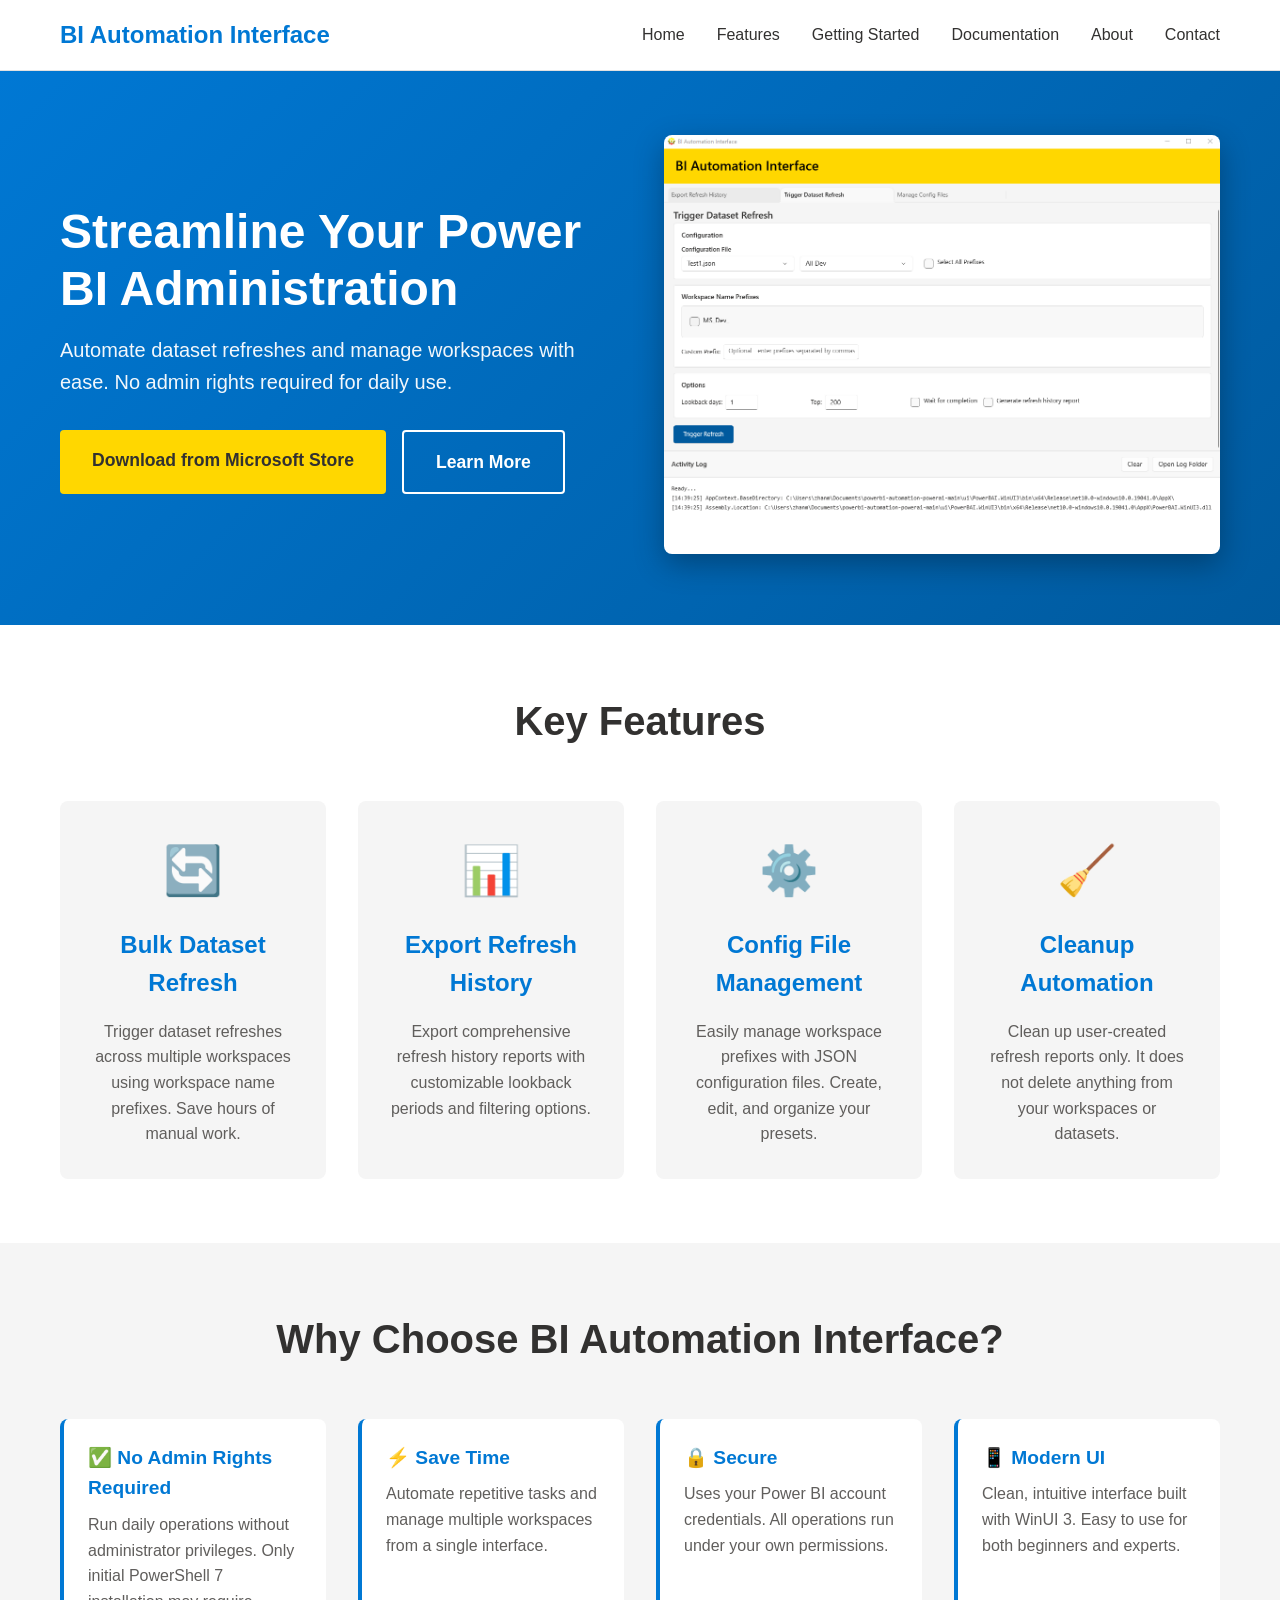
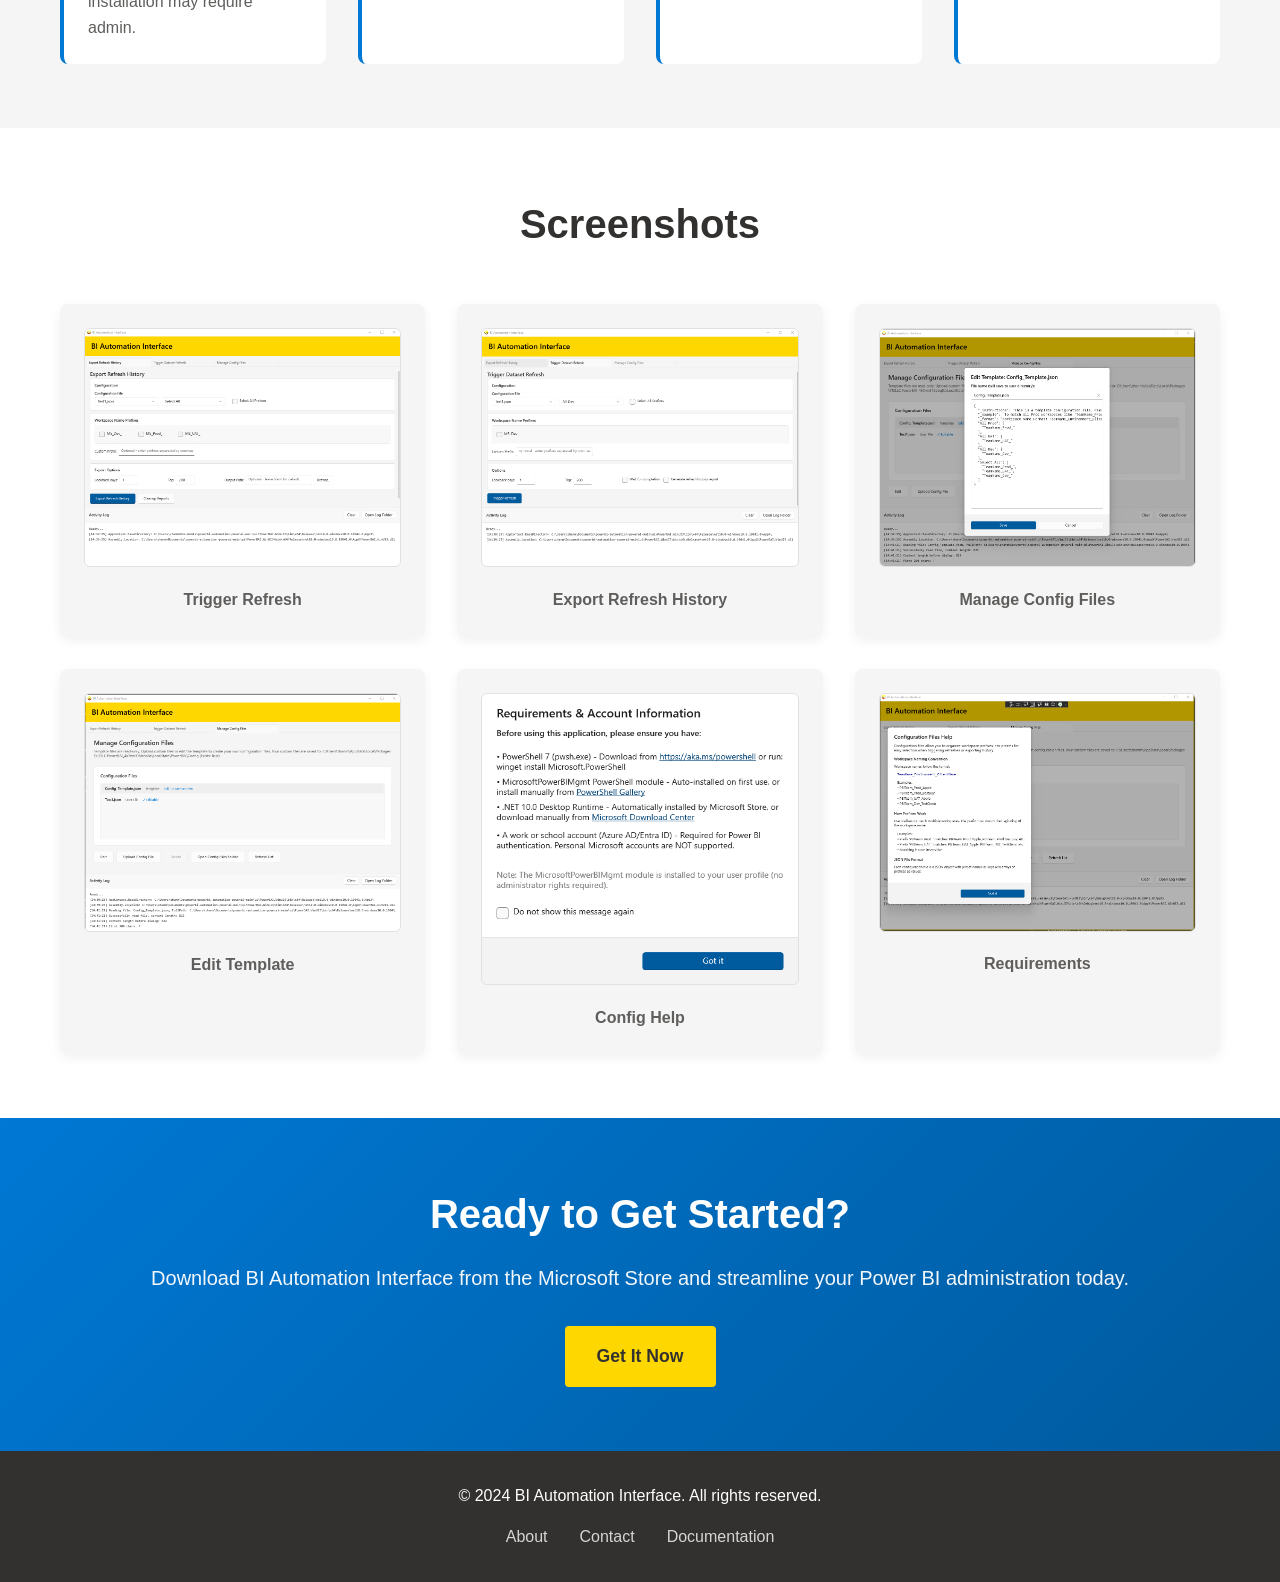
<file: website/index.html>
<!DOCTYPE html>
<html lang="en">
<head>
    <meta charset="UTF-8">
    <meta name="viewport" content="width=device-width, initial-scale=1.0">
    <meta name="description" content="BI Automation Interface - Streamline Power BI administration with automated dataset refreshes and workspace management">
    <title>BI Automation Interface - Power BI Administration Tool</title>
    <link rel="icon" href="favicon.ico" type="image/x-icon">
    <link rel="stylesheet" href="styles/main.css">
</head>
<body>
    <!-- Navigation -->
    <nav class="navbar">
        <div class="container">
            <div class="nav-brand">BI Automation Interface</div>
            <ul class="nav-menu">
                <li><a href="index.html">Home</a></li>
                <li><a href="features.html">Features</a></li>
                <li><a href="getting-started.html">Getting Started</a></li>
                <li><a href="docs.html">Documentation</a></li>
                <li><a href="about.html">About</a></li>
                <li><a href="contact.html">Contact</a></li>
            </ul>
        </div>
    </nav>

    <!-- Hero Section -->
    <section class="hero">
        <div class="container">
            <div class="hero-content">
                <h1 class="hero-title">Streamline Your Power BI Administration</h1>
                <p class="hero-subtitle">Automate dataset refreshes and manage workspaces with ease. No admin rights required for daily use.</p>
                <div class="hero-cta">
                    <a href="https://apps.microsoft.com/detail/9NP7JGN357HW" class="btn btn-primary btn-large">
                        Download from Microsoft Store
                    </a>
                    <a href="getting-started.html" class="btn btn-secondary btn-large">
                        Learn More
                    </a>
                </div>
            </div>
            <div class="hero-image">
                <img src="images/hero-screenshot.png" alt="BI Automation Interface Screenshot" />
            </div>
        </div>
    </section>

    <!-- Features Section -->
    <section id="features" class="features">
        <div class="container">
            <h2 class="section-title">Key Features</h2>
            <div class="features-grid">
                <div class="feature-card">
                    <div class="feature-icon">🔄</div>
                    <h3>Bulk Dataset Refresh</h3>
                    <p>Trigger dataset refreshes across multiple workspaces using workspace name prefixes. Save hours of manual work.</p>
                </div>
                <div class="feature-card">
                    <div class="feature-icon">📊</div>
                    <h3>Export Refresh History</h3>
                    <p>Export comprehensive refresh history reports with customizable lookback periods and filtering options.</p>
                </div>
                <div class="feature-card">
                    <div class="feature-icon">⚙️</div>
                    <h3>Config File Management</h3>
                    <p>Easily manage workspace prefixes with JSON configuration files. Create, edit, and organize your presets.</p>
                </div>
                <div class="feature-card">
                    <div class="feature-icon">🧹</div>
                    <h3>Cleanup Automation</h3>
                    <p>Clean up user-created refresh reports only. It does not delete anything from your workspaces or datasets.</p>
                </div>
            </div>
        </div>
    </section>

    <!-- Benefits Section -->
    <section class="benefits">
        <div class="container">
            <h2 class="section-title">Why Choose BI Automation Interface?</h2>
            <div class="benefits-list">
                <div class="benefit-item">
                    <strong>✅ No Admin Rights Required</strong>
                    <p>Run daily operations without administrator privileges. Only initial PowerShell 7 installation may require admin.</p>
                </div>
                <div class="benefit-item">
                    <strong>⚡ Save Time</strong>
                    <p>Automate repetitive tasks and manage multiple workspaces from a single interface.</p>
                </div>
                <div class="benefit-item">
                    <strong>🔒 Secure</strong>
                    <p>Uses your Power BI account credentials. All operations run under your own permissions.</p>
                </div>
                <div class="benefit-item">
                    <strong>📱 Modern UI</strong>
                    <p>Clean, intuitive interface built with WinUI 3. Easy to use for both beginners and experts.</p>
                </div>
            </div>
        </div>
    </section>

    <!-- Screenshots Section -->
    <section class="screenshots">
        <div class="container">
            <h2 class="section-title">Screenshots</h2>
            <div class="screenshots-grid">
                <div class="screenshot-card">
                    <img src="images/screenshot-1.png" alt="Trigger Refresh page screenshot" />
                    <p>Trigger Refresh</p>
                </div>
                <div class="screenshot-card">
                    <img src="images/screenshot-2.png" alt="Export Refresh History page screenshot" />
                    <p>Export Refresh History</p>
                </div>
                <div class="screenshot-card">
                    <img src="images/screenshot-3.png" alt="Manage Config Files page screenshot" />
                    <p>Manage Config Files</p>
                </div>
                <div class="screenshot-card">
                    <img src="images/screenshot-4.png" alt="Edit Template dialog screenshot" />
                    <p>Edit Template</p>
                </div>
                <div class="screenshot-card">
                    <img src="images/screenshot-5.png" alt="Configuration files help dialog screenshot" />
                    <p>Config Help</p>
                </div>
                <div class="screenshot-card">
                    <img src="images/screenshot-6.png" alt="Requirements dialog screenshot" />
                    <p>Requirements</p>
                </div>
            </div>
        </div>
    </section>

    <!-- CTA Section -->
    <section class="cta">
        <div class="container">
            <h2>Ready to Get Started?</h2>
            <p>Download BI Automation Interface from the Microsoft Store and streamline your Power BI administration today.</p>
            <a href="https://apps.microsoft.com/detail/9NP7JGN357HW" class="btn btn-primary btn-large">
                Get It Now
            </a>
        </div>
    </section>

    <!-- Footer -->
    <footer class="footer">
        <div class="container">
            <p>&copy; 2024 BI Automation Interface. All rights reserved.</p>
            <ul class="footer-links">
                <li><a href="about.html">About</a></li>
                <li><a href="contact.html">Contact</a></li>
                <li><a href="docs.html">Documentation</a></li>
            </ul>
        </div>
    </footer>
</body>
</html>
</file>
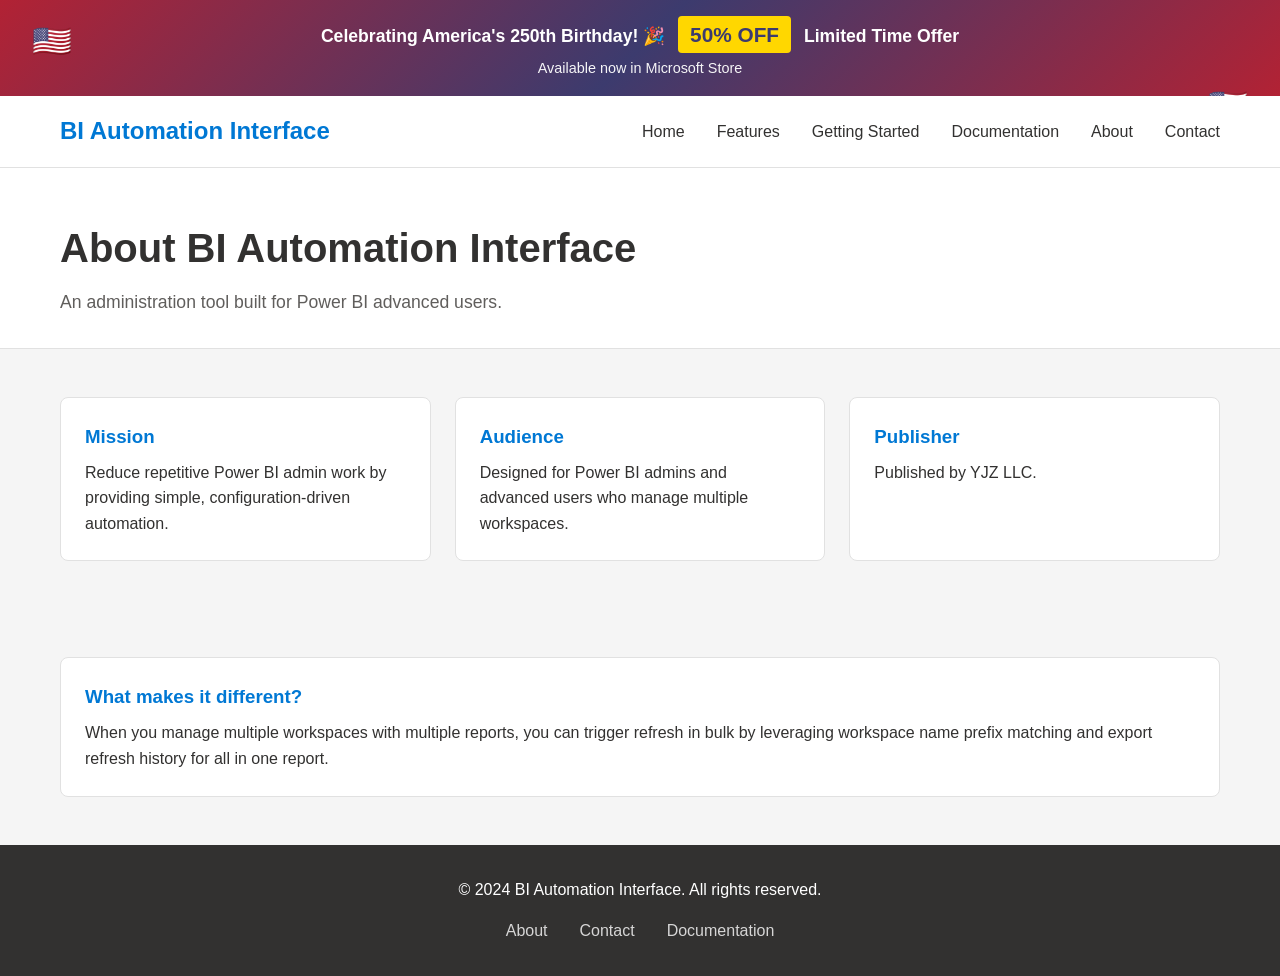
<file: docs/about.html>
<!DOCTYPE html>
<html lang="en">
<head>
    <meta charset="UTF-8">
    <meta name="viewport" content="width=device-width, initial-scale=1.0">
    <meta name="description" content="About BI Automation Interface and its mission for Power BI administrators.">
    <title>About - BI Automation Interface</title>
    <link rel="icon" href="favicon.ico" type="image/x-icon">
    <link rel="stylesheet" href="styles/main.css">
</head>
<body>
    <!-- Promotional Banner -->
    <div class="promo-banner">
        <div class="container">
            <div class="promo-banner-content">
                Celebrating America's 250th Birthday! 🎉
                <span class="promo-banner-highlight">50% OFF</span>
                Limited Time Offer
            </div>
            <div class="promo-banner-subtext">Available now in Microsoft Store</div>
        </div>
    </div>
    
    <nav class="navbar">
        <div class="container">
            <div class="nav-brand">BI Automation Interface</div>
            <ul class="nav-menu">
                <li><a href="index.html">Home</a></li>
                <li><a href="features.html">Features</a></li>
                <li><a href="getting-started.html">Getting Started</a></li>
                <li><a href="docs.html">Documentation</a></li>
                <li><a href="about.html">About</a></li>
                <li><a href="contact.html">Contact</a></li>
            </ul>
        </div>
    </nav>

    <section class="page-hero">
        <div class="container">
            <h1>About BI Automation Interface</h1>
            <p>An administration tool built for Power BI advanced users.</p>
        </div>
    </section>

    <section class="page-section">
        <div class="container">
            <div class="content-grid">
                <div class="content-card">
                    <h3>Mission</h3>
                    <p>Reduce repetitive Power BI admin work by providing simple, configuration-driven automation.</p>
                </div>
                <div class="content-card">
                    <h3>Audience</h3>
                    <p>Designed for Power BI admins and advanced users who manage multiple workspaces.</p>
                </div>
                <div class="content-card">
                    <h3>Publisher</h3>
                    <p>Published by YJZ LLC.</p>
                </div>
            </div>
        </div>
    </section>

    <section class="page-section">
        <div class="container">
            <div class="content-card">
                <h3>What makes it different?</h3>
                <p>When you manage multiple workspaces with multiple reports, you can trigger refresh in bulk by leveraging workspace name prefix matching and export refresh history for all in one report.</p>
            </div>
        </div>
    </section>

    <footer class="footer">
        <div class="container">
            <p>&copy; 2024 BI Automation Interface. All rights reserved.</p>
            <ul class="footer-links">
                <li><a href="about.html">About</a></li>
                <li><a href="contact.html">Contact</a></li>
                <li><a href="docs.html">Documentation</a></li>
            </ul>
        </div>
    </footer>
</body>
</html>
</file>
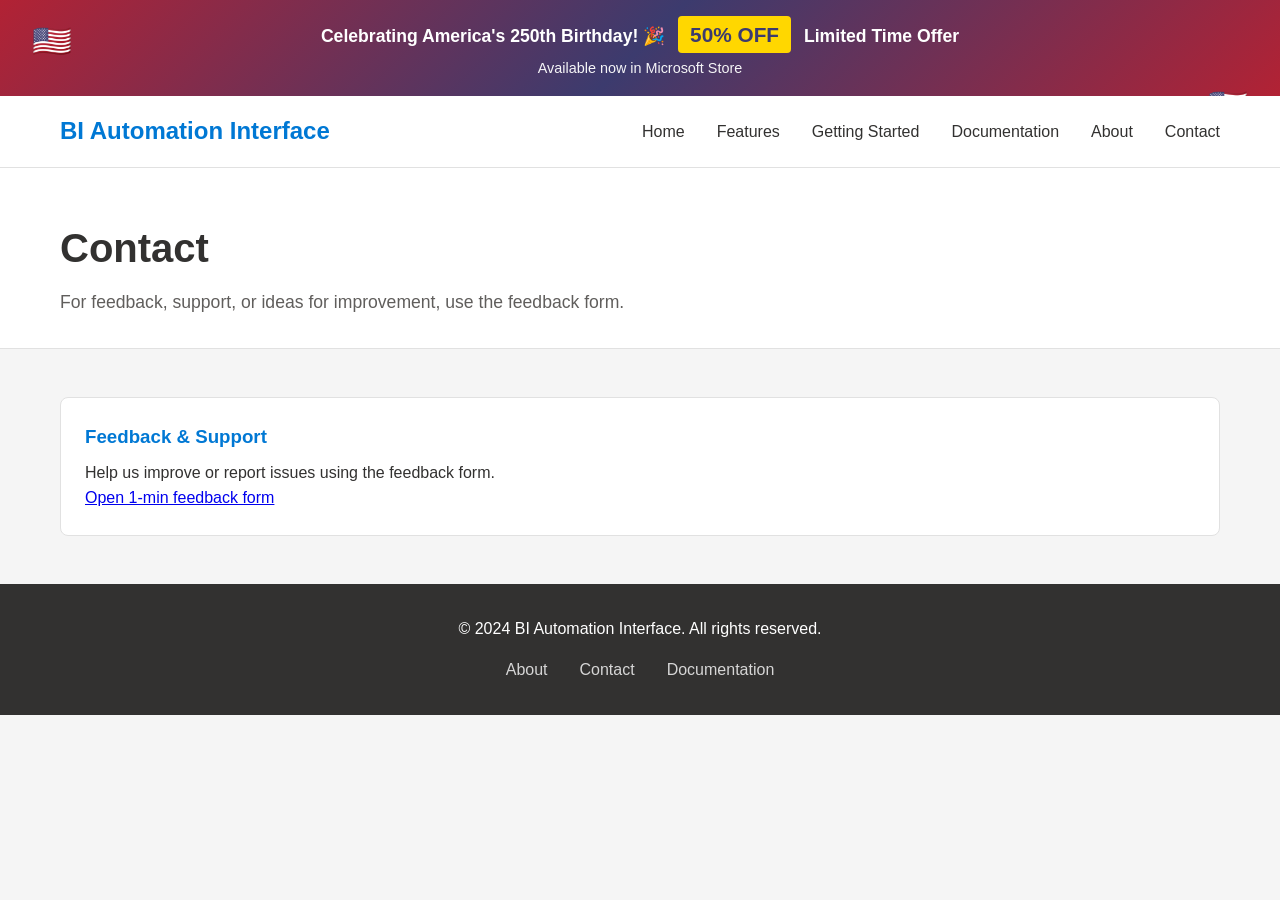
<file: docs/contact.html>
<!DOCTYPE html>
<html lang="en">
<head>
    <meta charset="UTF-8">
    <meta name="viewport" content="width=device-width, initial-scale=1.0">
    <meta name="description" content="Contact and support information for BI Automation Interface.">
    <title>Contact - BI Automation Interface</title>
    <link rel="icon" href="favicon.ico" type="image/x-icon">
    <link rel="stylesheet" href="styles/main.css">
</head>
<body>
    <!-- Promotional Banner -->
    <div class="promo-banner">
        <div class="container">
            <div class="promo-banner-content">
                Celebrating America's 250th Birthday! 🎉
                <span class="promo-banner-highlight">50% OFF</span>
                Limited Time Offer
            </div>
            <div class="promo-banner-subtext">Available now in Microsoft Store</div>
        </div>
    </div>
    
    <nav class="navbar">
        <div class="container">
            <div class="nav-brand">BI Automation Interface</div>
            <ul class="nav-menu">
                <li><a href="index.html">Home</a></li>
                <li><a href="features.html">Features</a></li>
                <li><a href="getting-started.html">Getting Started</a></li>
                <li><a href="docs.html">Documentation</a></li>
                <li><a href="about.html">About</a></li>
                <li><a href="contact.html">Contact</a></li>
            </ul>
        </div>
    </nav>

    <section class="page-hero">
        <div class="container">
            <h1>Contact</h1>
            <p>For feedback, support, or ideas for improvement, use the feedback form.</p>
        </div>
    </section>

    <section class="page-section">
        <div class="container">
            <div class="content-card">
                <h3>Feedback & Support</h3>
                <p>Help us improve or report issues using the feedback form.</p>
                <p><a href="https://forms.gle/piK3qLWumUg3LAJ26" target="_blank" rel="noopener noreferrer">Open 1-min feedback form</a></p>
            </div>
        </div>
    </section>

    <footer class="footer">
        <div class="container">
            <p>&copy; 2024 BI Automation Interface. All rights reserved.</p>
            <ul class="footer-links">
                <li><a href="about.html">About</a></li>
                <li><a href="contact.html">Contact</a></li>
                <li><a href="docs.html">Documentation</a></li>
            </ul>
        </div>
    </footer>
</body>
</html>
</file>
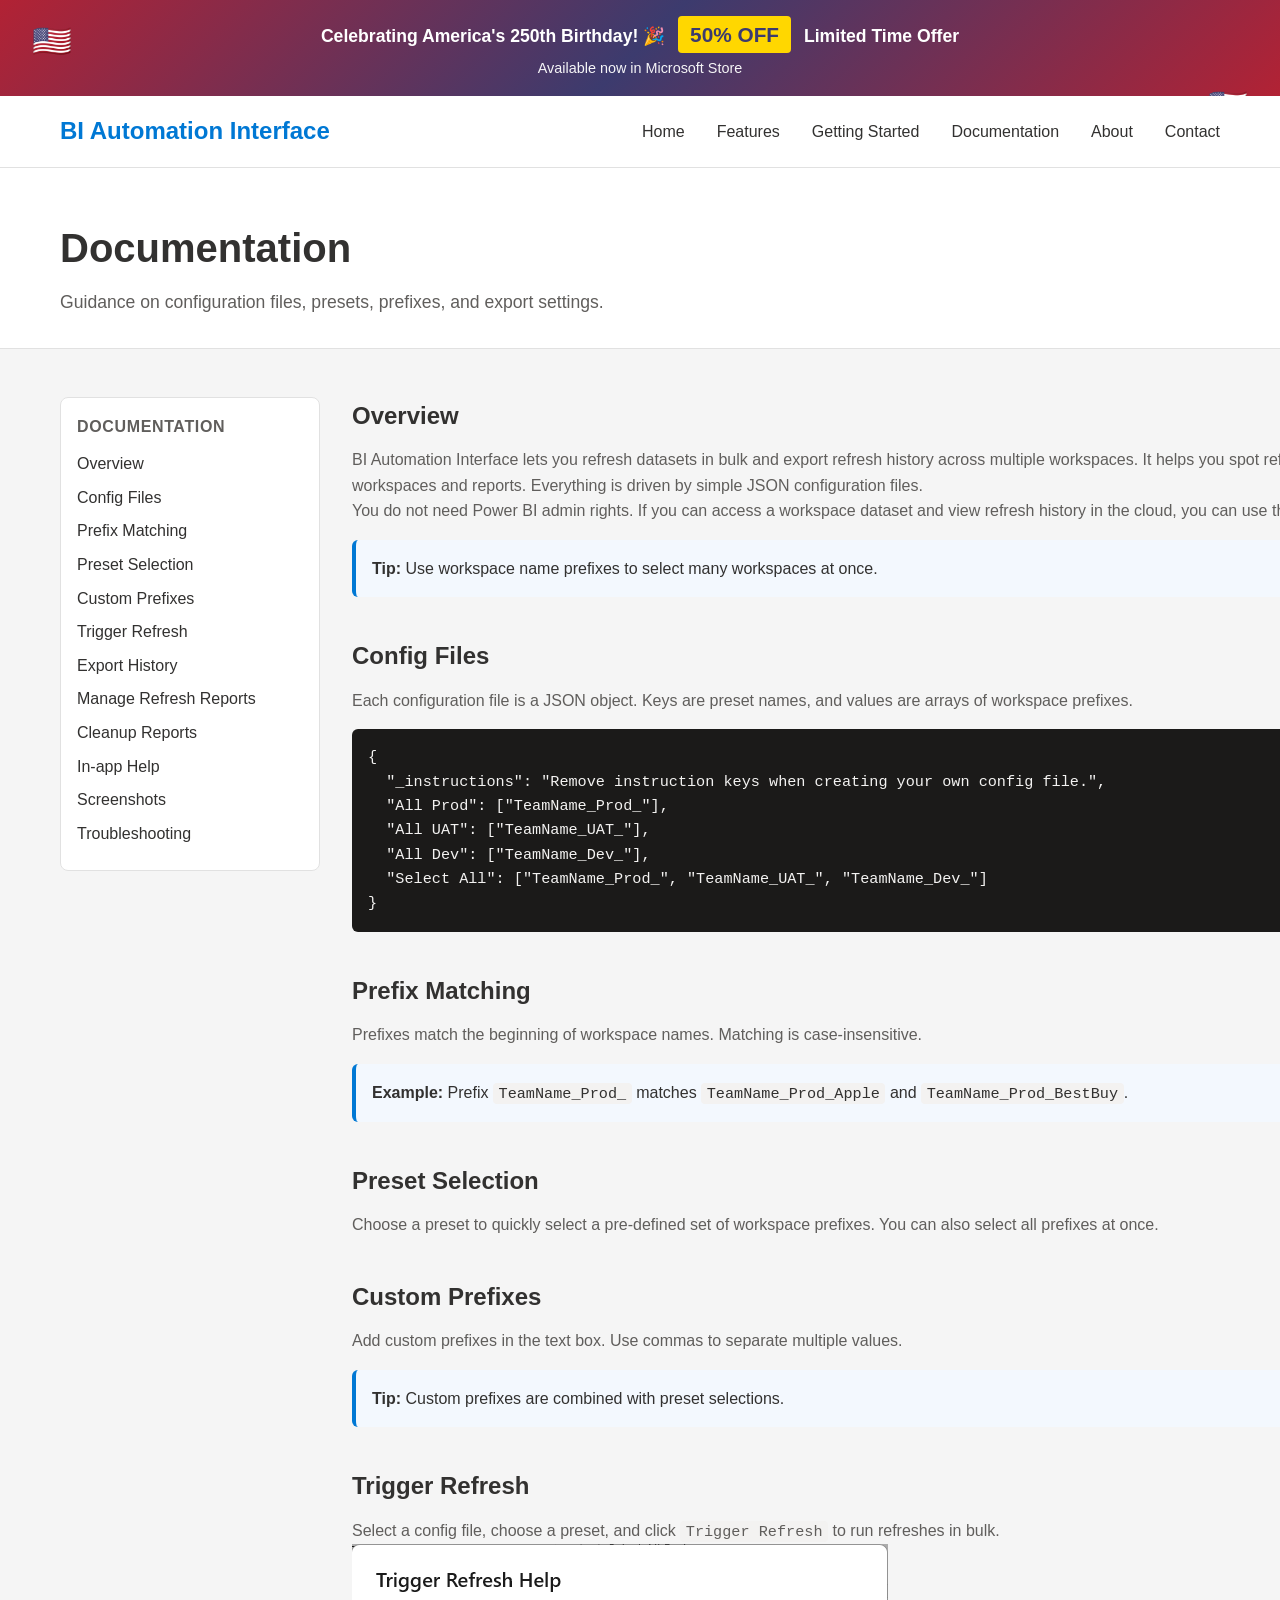
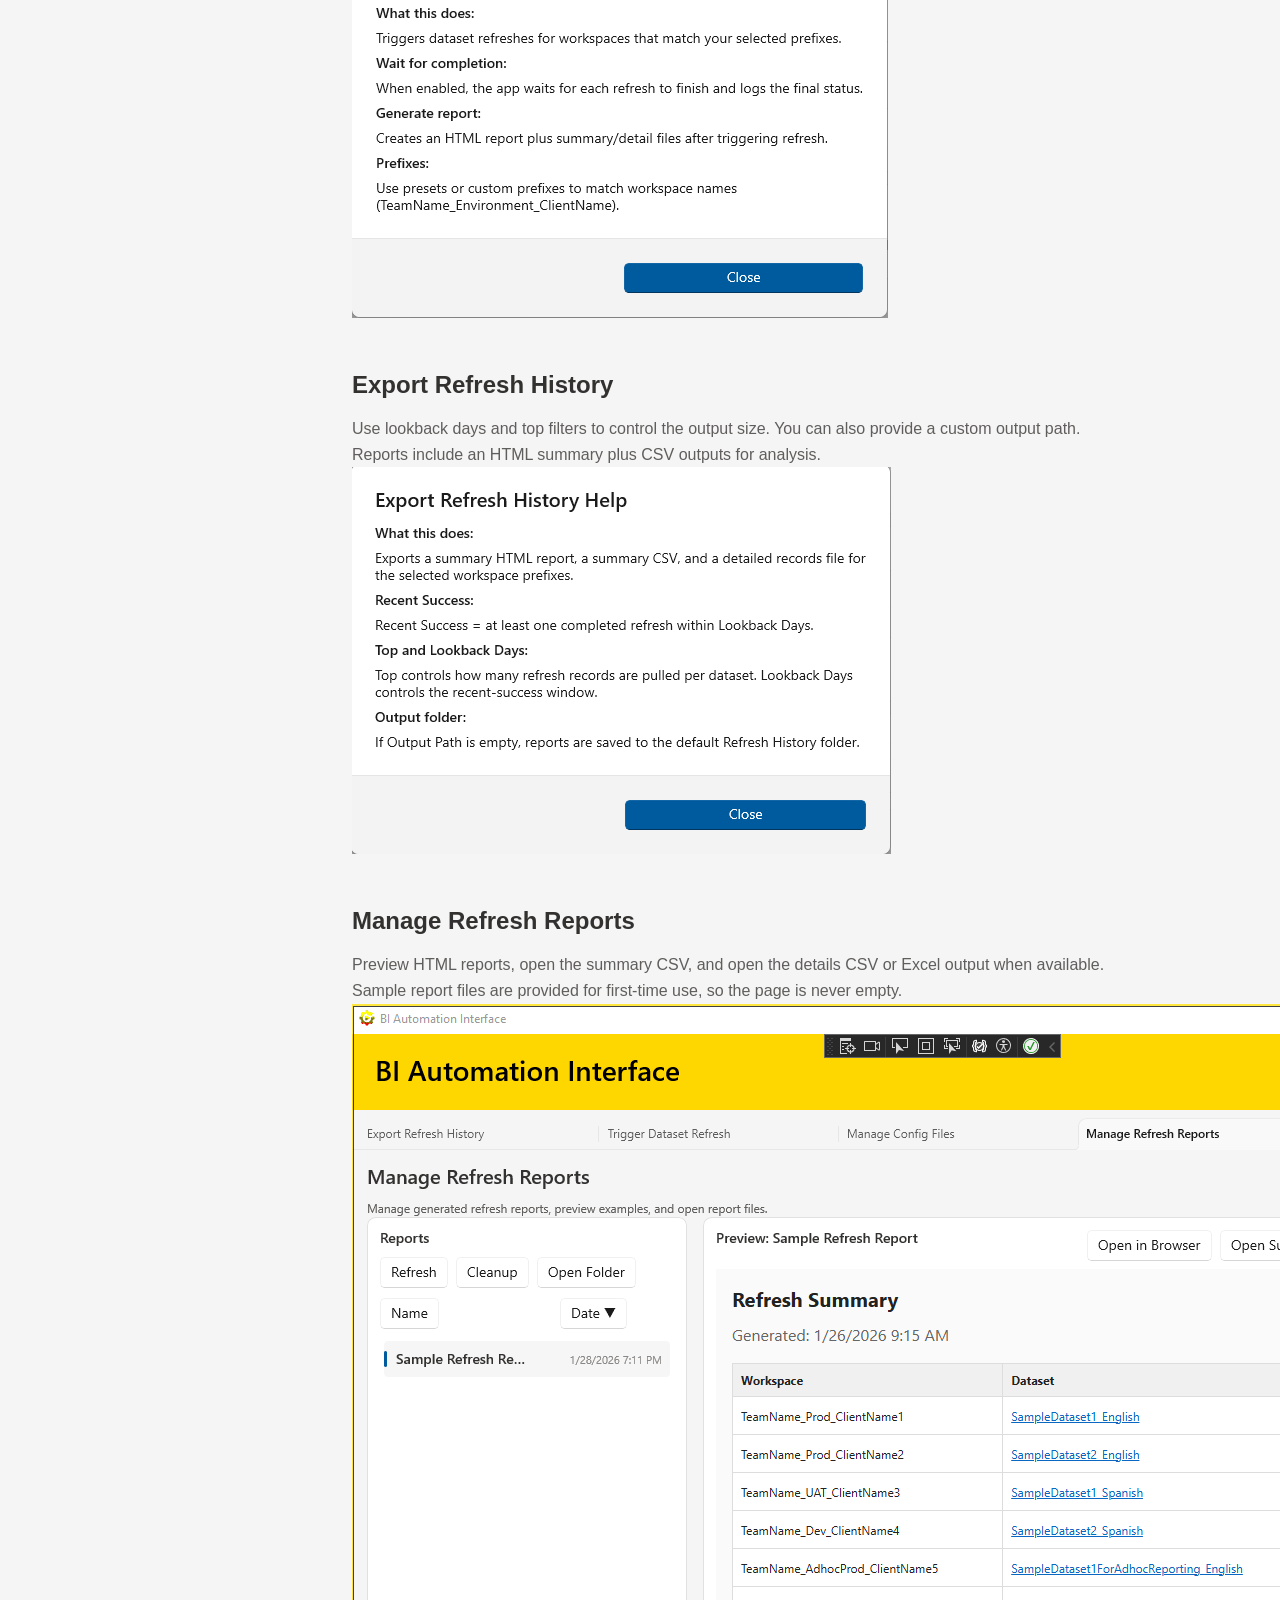
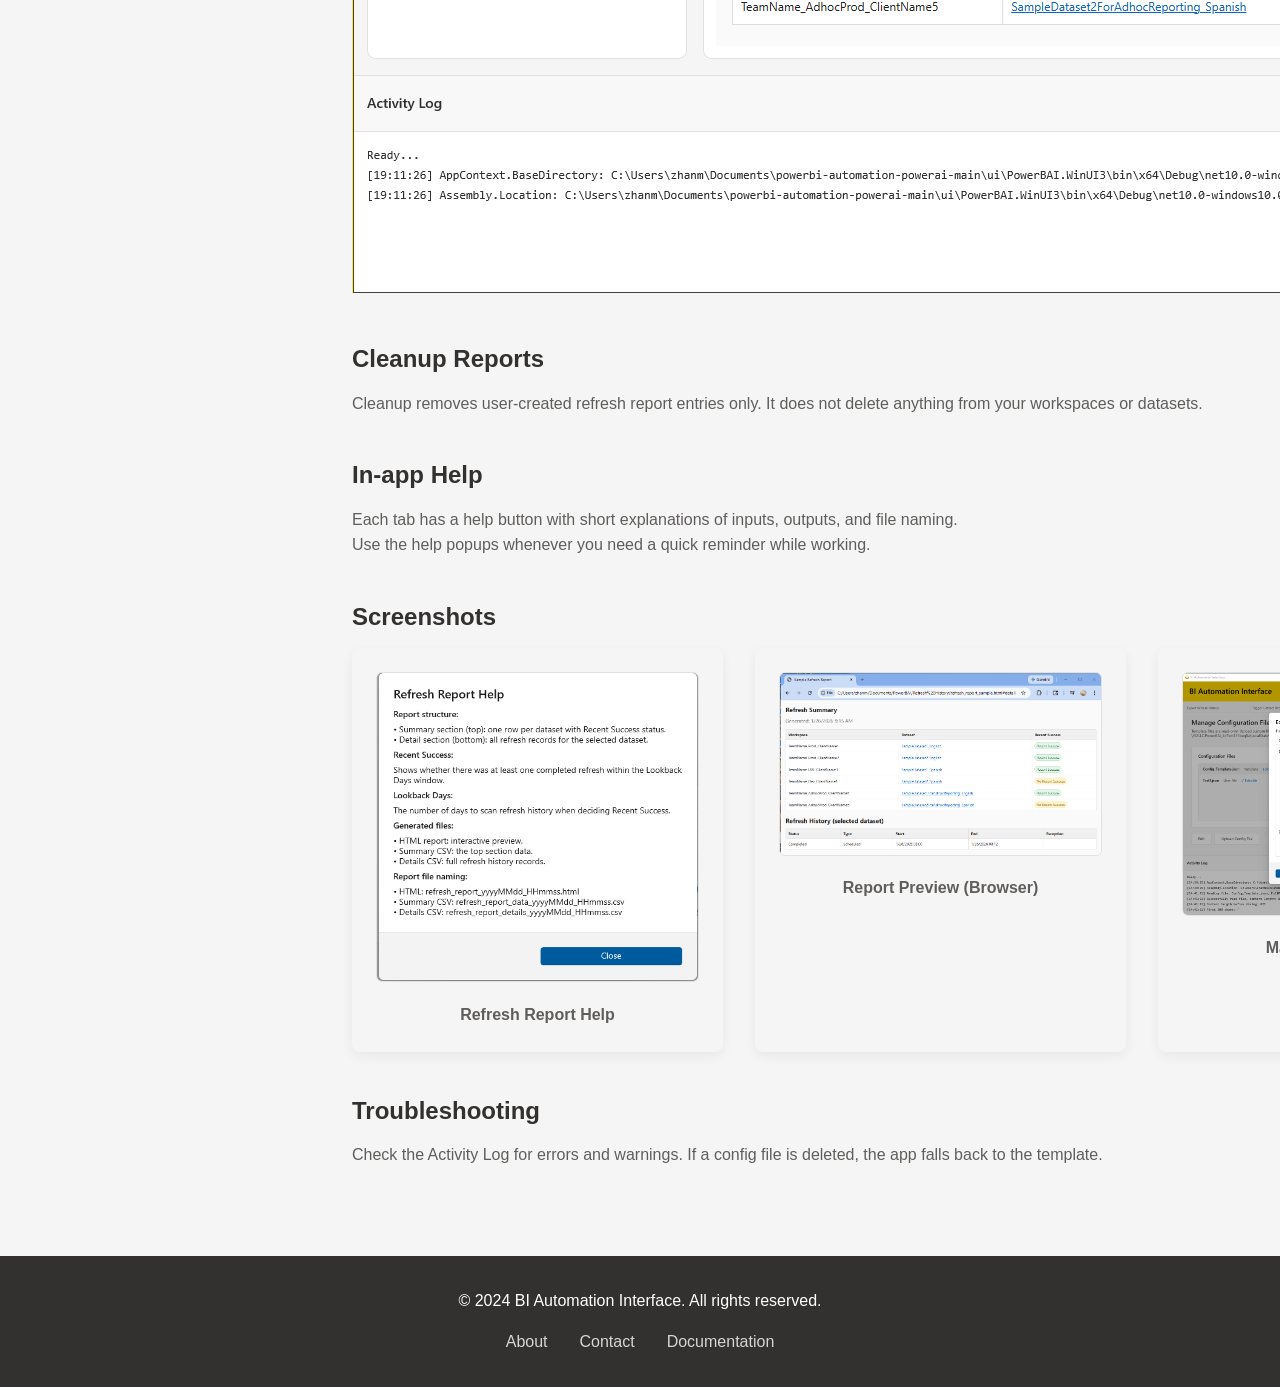
<file: docs/docs.html>
<!DOCTYPE html>
<html lang="en">
<head>
    <meta charset="UTF-8">
    <meta name="viewport" content="width=device-width, initial-scale=1.0">
    <meta name="description" content="Documentation for BI Automation Interface configuration files, presets, and refresh workflows.">
    <title>Documentation - BI Automation Interface</title>
    <link rel="icon" href="favicon.ico" type="image/x-icon">
    <link rel="stylesheet" href="styles/main.css">
</head>
<body>
    <!-- Promotional Banner -->
    <div class="promo-banner">
        <div class="container">
            <div class="promo-banner-content">
                Celebrating America's 250th Birthday! 🎉
                <span class="promo-banner-highlight">50% OFF</span>
                Limited Time Offer
            </div>
            <div class="promo-banner-subtext">Available now in Microsoft Store</div>
        </div>
    </div>
    
    <nav class="navbar">
        <div class="container">
            <div class="nav-brand">BI Automation Interface</div>
            <ul class="nav-menu">
                <li><a href="index.html">Home</a></li>
                <li><a href="features.html">Features</a></li>
                <li><a href="getting-started.html">Getting Started</a></li>
                <li><a href="docs.html">Documentation</a></li>
                <li><a href="about.html">About</a></li>
                <li><a href="contact.html">Contact</a></li>
            </ul>
        </div>
    </nav>

    <section class="page-hero">
        <div class="container">
            <h1>Documentation</h1>
            <p>Guidance on configuration files, presets, prefixes, and export settings.</p>
        </div>
    </section>

    <section class="page-section">
        <div class="container docs-layout">
            <aside class="docs-sidebar">
                <h3>Documentation</h3>
                <ul class="docs-nav">
                    <li><a href="#overview">Overview</a></li>
                    <li><a href="#config-files">Config Files</a></li>
                    <li><a href="#prefix-matching">Prefix Matching</a></li>
                    <li><a href="#preset-selection">Preset Selection</a></li>
                    <li><a href="#custom-prefixes">Custom Prefixes</a></li>
                    <li><a href="#trigger-refresh">Trigger Refresh</a></li>
                    <li><a href="#export-history">Export History</a></li>
                    <li><a href="#manage-reports">Manage Refresh Reports</a></li>
                    <li><a href="#cleanup">Cleanup Reports</a></li>
                    <li><a href="#help-tips">In-app Help</a></li>
                    <li><a href="#screenshots">Screenshots</a></li>
                    <li><a href="#troubleshooting">Troubleshooting</a></li>
                </ul>
            </aside>

            <div class="docs-content">
                <section id="overview" class="docs-section">
                    <h2>Overview</h2>
                    <p>BI Automation Interface lets you refresh datasets in bulk and export refresh history across multiple workspaces. It helps you spot refresh failures quickly across many workspaces and reports. Everything is driven by simple JSON configuration files.</p>
                    <p>You do not need Power BI admin rights. If you can access a workspace dataset and view refresh history in the cloud, you can use the tool.</p>
                    <div class="docs-callout">
                        <strong>Tip:</strong> Use workspace name prefixes to select many workspaces at once.
                    </div>
                </section>

                <section id="config-files" class="docs-section">
                    <h2>Config Files</h2>
                    <p>Each configuration file is a JSON object. Keys are preset names, and values are arrays of workspace prefixes.</p>
                    <pre><code>{
  "_instructions": "Remove instruction keys when creating your own config file.",
  "All Prod": ["TeamName_Prod_"],
  "All UAT": ["TeamName_UAT_"],
  "All Dev": ["TeamName_Dev_"],
  "Select All": ["TeamName_Prod_", "TeamName_UAT_", "TeamName_Dev_"]
}</code></pre>
                </section>

                <section id="prefix-matching" class="docs-section">
                    <h2>Prefix Matching</h2>
                    <p>Prefixes match the beginning of workspace names. Matching is case-insensitive.</p>
                    <div class="docs-callout">
                        <strong>Example:</strong> Prefix <span class="inline-code">TeamName_Prod_</span> matches <span class="inline-code">TeamName_Prod_Apple</span> and <span class="inline-code">TeamName_Prod_BestBuy</span>.
                    </div>
                </section>

                <section id="preset-selection" class="docs-section">
                    <h2>Preset Selection</h2>
                    <p>Choose a preset to quickly select a pre-defined set of workspace prefixes. You can also select all prefixes at once.</p>
                </section>

                <section id="custom-prefixes" class="docs-section">
                    <h2>Custom Prefixes</h2>
                    <p>Add custom prefixes in the text box. Use commas to separate multiple values.</p>
                    <div class="docs-callout">
                        <strong>Tip:</strong> Custom prefixes are combined with preset selections.
                    </div>
                </section>

                <section id="trigger-refresh" class="docs-section">
                    <h2>Trigger Refresh</h2>
                    <p>Select a config file, choose a preset, and click <span class="inline-code">Trigger Refresh</span> to run refreshes in bulk.</p>
                    <img class="lightbox-image" src="images/Trigger refesh tab help.png" alt="Trigger Refresh help dialog screenshot" />
                </section>

                <section id="export-history" class="docs-section">
                    <h2>Export Refresh History</h2>
                    <p>Use lookback days and top filters to control the output size. You can also provide a custom output path.</p>
                    <p>Reports include an HTML summary plus CSV outputs for analysis.</p>
                    <img class="lightbox-image" src="images/Export refresh history tab help.png" alt="Export Refresh History help dialog screenshot" />
                </section>

                <section id="manage-reports" class="docs-section">
                    <h2>Manage Refresh Reports</h2>
                    <p>Preview HTML reports, open the summary CSV, and open the details CSV or Excel output when available.</p>
                    <p>Sample report files are provided for first-time use, so the page is never empty.</p>
                    <img class="lightbox-image" src="images/Manage Report tab.png" alt="Manage Refresh Reports page screenshot" />
                </section>

                <section id="cleanup" class="docs-section">
                    <h2>Cleanup Reports</h2>
                    <p>Cleanup removes user-created refresh report entries only. It does not delete anything from your workspaces or datasets.</p>
                </section>

                <section id="help-tips" class="docs-section">
                    <h2>In-app Help</h2>
                    <p>Each tab has a help button with short explanations of inputs, outputs, and file naming.</p>
                    <p>Use the help popups whenever you need a quick reminder while working.</p>
                </section>

                <section id="screenshots" class="docs-section">
                    <h2>Screenshots</h2>
                    <div class="screenshots-grid">
                        <div class="screenshot-card">
                            <img class="lightbox-image" src="images/Refresh Report tab help.png" alt="Refresh Report help dialog screenshot" />
                            <p>Refresh Report Help</p>
                        </div>
                        <div class="screenshot-card">
                            <img class="lightbox-image" src="images/report in browser.png" alt="Refresh report preview in browser screenshot" />
                            <p>Report Preview (Browser)</p>
                        </div>
                        <div class="screenshot-card">
                            <img class="lightbox-image" src="images/screenshot-3.png" alt="Manage Config Files page screenshot" />
                            <p>Manage Config Files</p>
                        </div>
                    </div>
                </section>

                <section id="troubleshooting" class="docs-section">
                    <h2>Troubleshooting</h2>
                    <p>Check the Activity Log for errors and warnings. If a config file is deleted, the app falls back to the template.</p>
                </section>
            </div>
        </div>
    </section>

    <footer class="footer">
        <div class="container">
            <p>&copy; 2024 BI Automation Interface. All rights reserved.</p>
            <ul class="footer-links">
                <li><a href="about.html">About</a></li>
                <li><a href="contact.html">Contact</a></li>
                <li><a href="docs.html">Documentation</a></li>
            </ul>
        </div>
    </footer>
    <div class="lightbox-overlay" id="lightbox" aria-hidden="true">
        <button class="lightbox-close" type="button" aria-label="Close">×</button>
        <img class="lightbox-content" id="lightbox-image" alt="" />
    </div>
    <script>
        const lightbox = document.getElementById("lightbox");
        const lightboxImage = document.getElementById("lightbox-image");
        const lightboxClose = lightbox.querySelector(".lightbox-close");

        const openLightbox = (img) => {
            lightboxImage.src = img.src;
            lightboxImage.alt = img.alt || "";
            lightbox.classList.add("open");
            document.body.classList.add("lightbox-open");
        };

        const closeLightbox = () => {
            lightbox.classList.remove("open");
            document.body.classList.remove("lightbox-open");
        };

        document.querySelectorAll(".lightbox-image").forEach((img) => {
            img.setAttribute("tabindex", "0");
            img.addEventListener("click", () => openLightbox(img));
            img.addEventListener("keydown", (event) => {
                if (event.key === "Enter" || event.key === " ") {
                    event.preventDefault();
                    openLightbox(img);
                }
            });
        });

        lightboxClose.addEventListener("click", closeLightbox);
        lightbox.addEventListener("click", (event) => {
            if (event.target === lightbox) {
                closeLightbox();
            }
        });
        document.addEventListener("keydown", (event) => {
            if (event.key === "Escape" && lightbox.classList.contains("open")) {
                closeLightbox();
            }
        });
    </script>
</body>
</html>
</file>
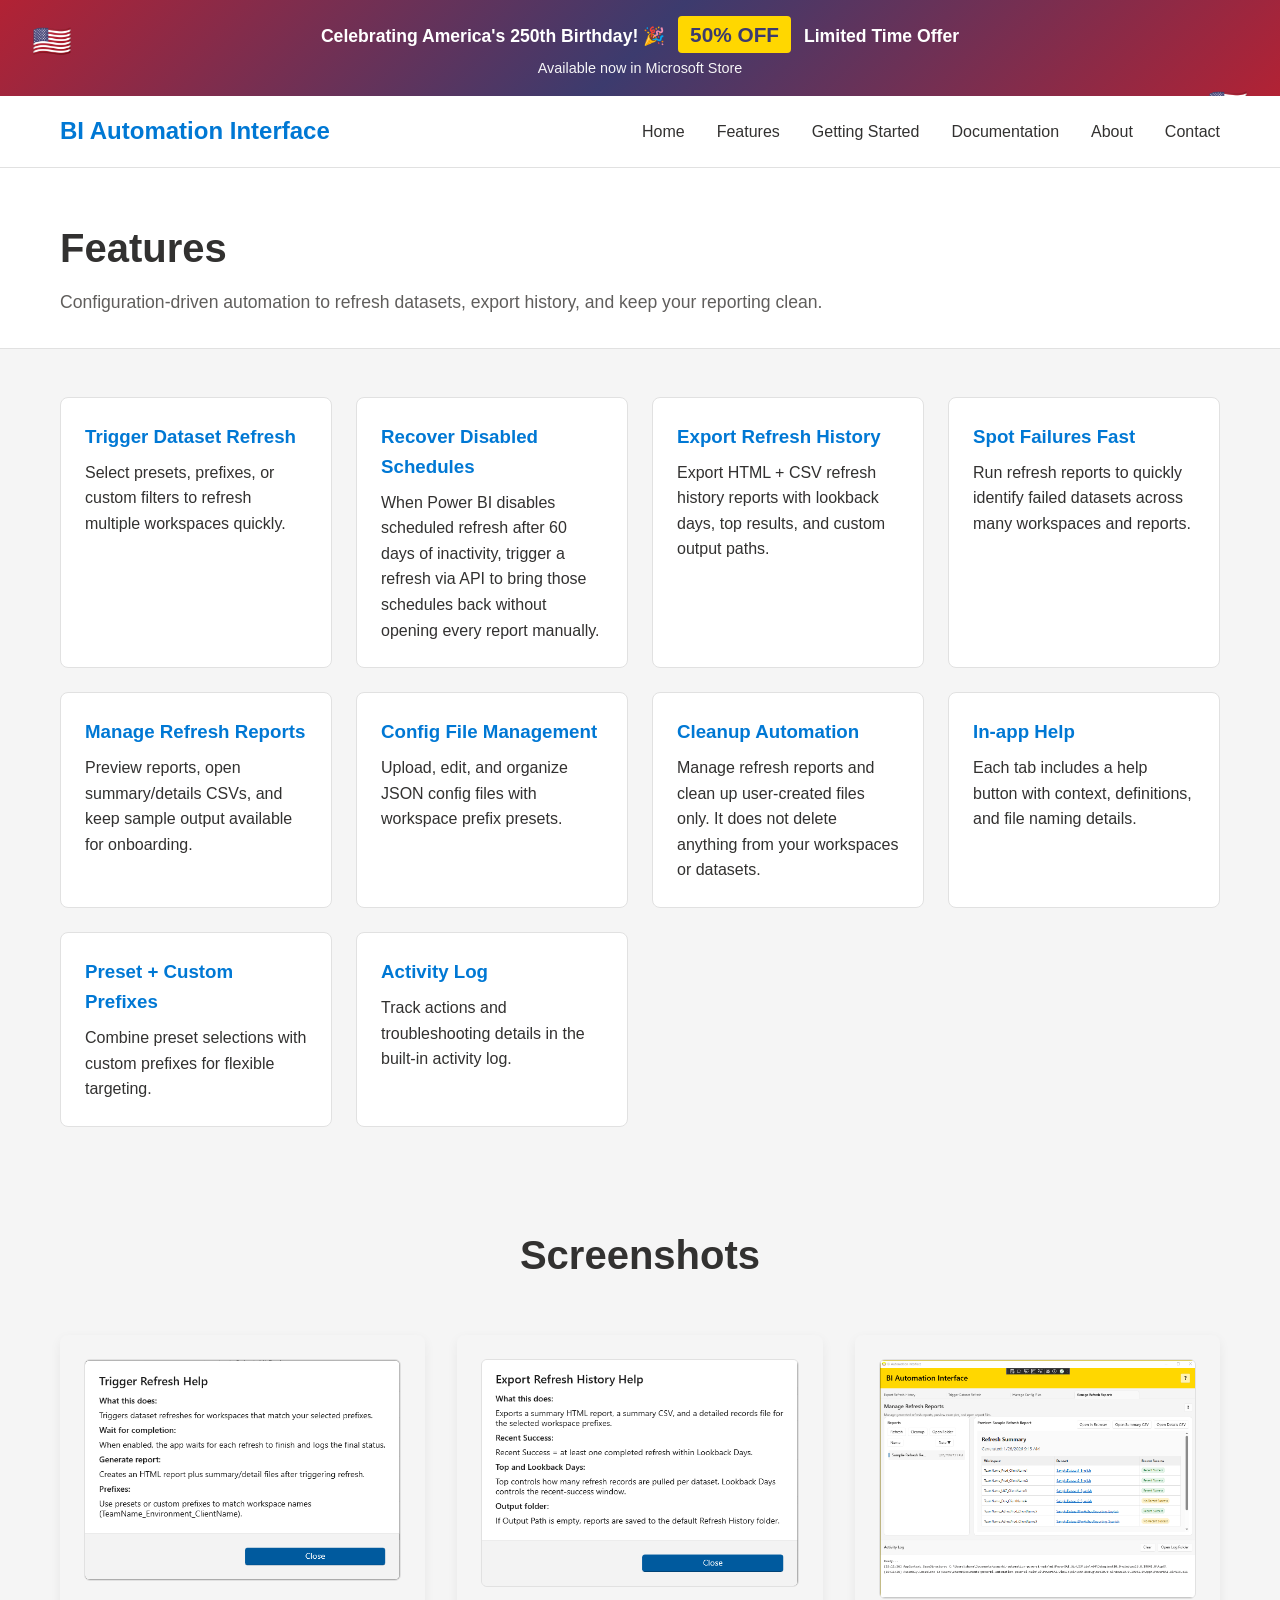
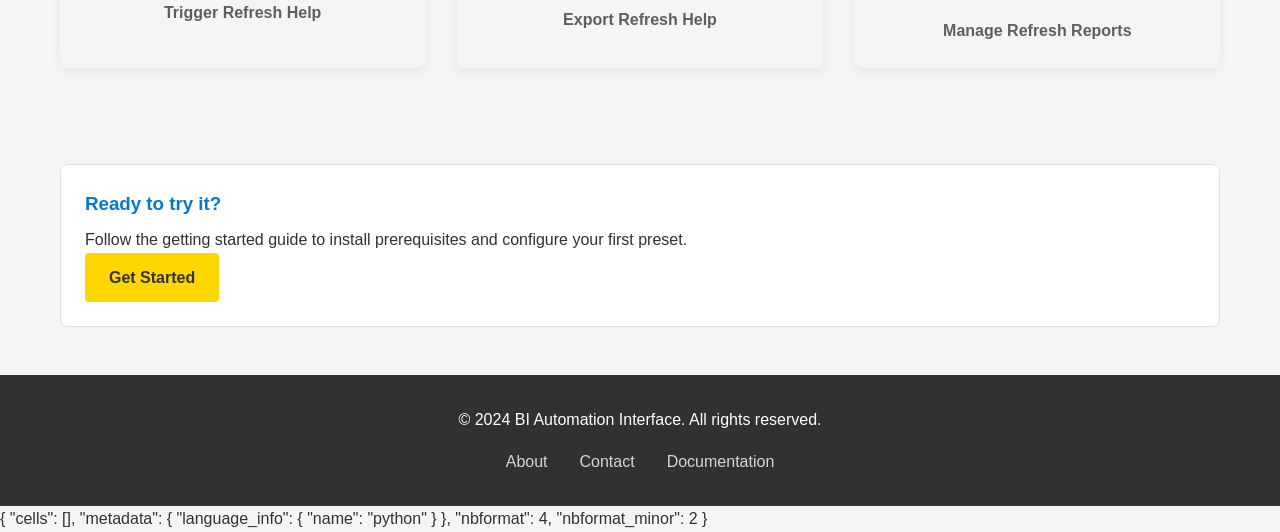
<file: docs/features.html>
<!DOCTYPE html>
<html lang="en">
<head>
    <meta charset="UTF-8">
    <meta name="viewport" content="width=device-width, initial-scale=1.0">
    <meta name="description" content="Explore the BI Automation Interface features for Power BI administration and refresh automation.">
    <title>Features - BI Automation Interface</title>
    <link rel="icon" href="favicon.ico" type="image/x-icon">
    <link rel="stylesheet" href="styles/main.css">
</head>
<body>
    <!-- Promotional Banner -->
    <div class="promo-banner">
        <div class="container">
            <div class="promo-banner-content">
                Celebrating America's 250th Birthday! 🎉
                <span class="promo-banner-highlight">50% OFF</span>
                Limited Time Offer
            </div>
            <div class="promo-banner-subtext">Available now in Microsoft Store</div>
        </div>
    </div>
    
    <nav class="navbar">
        <div class="container">
            <div class="nav-brand">BI Automation Interface</div>
            <ul class="nav-menu">
                <li><a href="index.html">Home</a></li>
                <li><a href="features.html">Features</a></li>
                <li><a href="getting-started.html">Getting Started</a></li>
                <li><a href="docs.html">Documentation</a></li>
                <li><a href="about.html">About</a></li>
                <li><a href="contact.html">Contact</a></li>
            </ul>
        </div>
    </nav>

    <section class="page-hero">
        <div class="container">
            <h1>Features</h1>
            <p>Configuration-driven automation to refresh datasets, export history, and keep your reporting clean.</p>
        </div>
    </section>

    <section class="page-section">
        <div class="container">
            <div class="content-grid">
                <div class="content-card">
                    <h3>Trigger Dataset Refresh</h3>
                    <p>Select presets, prefixes, or custom filters to refresh multiple workspaces quickly.</p>
                </div>
                <div class="content-card">
                    <h3>Recover Disabled Schedules</h3>
                    <p>When Power BI disables scheduled refresh after 60 days of inactivity, trigger a refresh via API to bring those schedules back without opening every report manually.</p>
                </div>
                <div class="content-card">
                    <h3>Export Refresh History</h3>
                    <p>Export HTML + CSV refresh history reports with lookback days, top results, and custom output paths.</p>
                </div>
                <div class="content-card">
                    <h3>Spot Failures Fast</h3>
                    <p>Run refresh reports to quickly identify failed datasets across many workspaces and reports.</p>
                </div>
                <div class="content-card">
                    <h3>Manage Refresh Reports</h3>
                    <p>Preview reports, open summary/details CSVs, and keep sample output available for onboarding.</p>
                </div>
                <div class="content-card">
                    <h3>Config File Management</h3>
                    <p>Upload, edit, and organize JSON config files with workspace prefix presets.</p>
                </div>
                <div class="content-card">
                    <h3>Cleanup Automation</h3>
                    <p>Manage refresh reports and clean up user-created files only. It does not delete anything from your workspaces or datasets.</p>
                </div>
                <div class="content-card">
                    <h3>In-app Help</h3>
                    <p>Each tab includes a help button with context, definitions, and file naming details.</p>
                </div>
                <div class="content-card">
                    <h3>Preset + Custom Prefixes</h3>
                    <p>Combine preset selections with custom prefixes for flexible targeting.</p>
                </div>
                <div class="content-card">
                    <h3>Activity Log</h3>
                    <p>Track actions and troubleshooting details in the built-in activity log.</p>
                </div>
            </div>
        </div>
    </section>

    <section class="page-section">
        <div class="container">
            <h2 class="section-title">Screenshots</h2>
            <div class="screenshots-grid">
                <div class="screenshot-card">
                    <img class="lightbox-image" src="images/Trigger refesh tab help.png" alt="Trigger Refresh help dialog screenshot" />
                    <p>Trigger Refresh Help</p>
                </div>
                <div class="screenshot-card">
                    <img class="lightbox-image" src="images/Export refresh history tab help.png" alt="Export Refresh History help dialog screenshot" />
                    <p>Export Refresh Help</p>
                </div>
                <div class="screenshot-card">
                    <img class="lightbox-image" src="images/Manage Report tab.png" alt="Manage Refresh Reports page screenshot" />
                    <p>Manage Refresh Reports</p>
                </div>
            </div>
        </div>
    </section>

    <section class="page-section">
        <div class="container">
            <div class="content-card">
                <h3>Ready to try it?</h3>
                <p>Follow the getting started guide to install prerequisites and configure your first preset.</p>
                <a href="getting-started.html" class="btn btn-primary">Get Started</a>
            </div>
        </div>
    </section>

    <footer class="footer">
        <div class="container">
            <p>&copy; 2024 BI Automation Interface. All rights reserved.</p>
            <ul class="footer-links">
                <li><a href="about.html">About</a></li>
                <li><a href="contact.html">Contact</a></li>
                <li><a href="docs.html">Documentation</a></li>
            </ul>
        </div>
    </footer>
    <div class="lightbox-overlay" id="lightbox" aria-hidden="true">
        <button class="lightbox-close" type="button" aria-label="Close">×</button>
        <img class="lightbox-content" id="lightbox-image" alt="" />
    </div>
    <script>
        const lightbox = document.getElementById("lightbox");
        const lightboxImage = document.getElementById("lightbox-image");
        const lightboxClose = lightbox.querySelector(".lightbox-close");

        const openLightbox = (img) => {
            lightboxImage.src = img.src;
            lightboxImage.alt = img.alt || "";
            lightbox.classList.add("open");
            document.body.classList.add("lightbox-open");
        };

        const closeLightbox = () => {
            lightbox.classList.remove("open");
            document.body.classList.remove("lightbox-open");
        };

        document.querySelectorAll(".lightbox-image").forEach((img) => {
            img.setAttribute("tabindex", "0");
            img.addEventListener("click", () => openLightbox(img));
            img.addEventListener("keydown", (event) => {
                if (event.key === "Enter" || event.key === " ") {
                    event.preventDefault();
                    openLightbox(img);
                }
            });
        });

        lightboxClose.addEventListener("click", closeLightbox);
        lightbox.addEventListener("click", (event) => {
            if (event.target === lightbox) {
                closeLightbox();
            }
        });
        document.addEventListener("keydown", (event) => {
            if (event.key === "Escape" && lightbox.classList.contains("open")) {
                closeLightbox();
            }
        });
    </script>
</body>
</html>
{
  "cells": [],
  "metadata": {
    "language_info": {
      "name": "python"
    }
  },
  "nbformat": 4,
  "nbformat_minor": 2
}
</file>
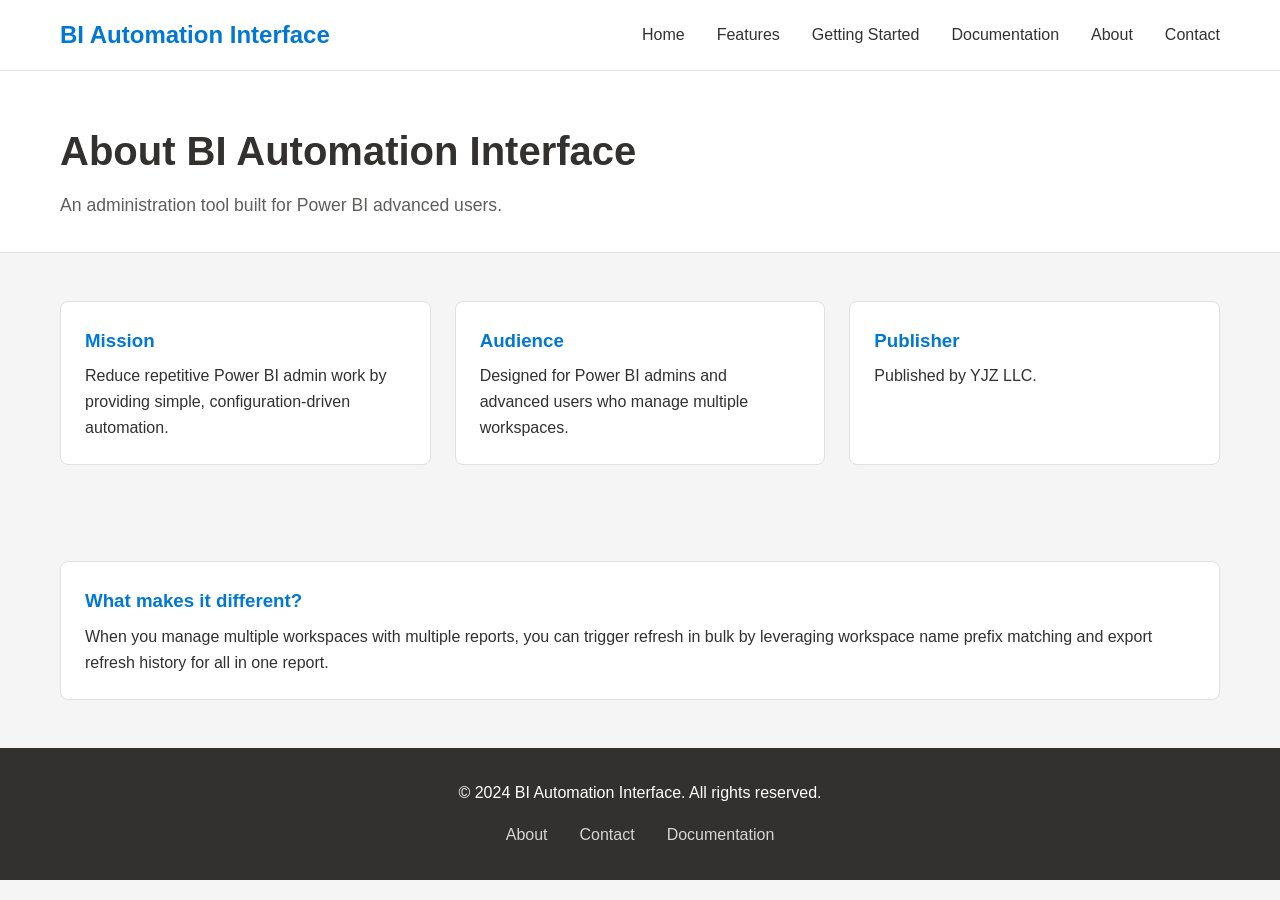
<file: website/about.html>
<!DOCTYPE html>
<html lang="en">
<head>
    <meta charset="UTF-8">
    <meta name="viewport" content="width=device-width, initial-scale=1.0">
    <meta name="description" content="About BI Automation Interface and its mission for Power BI administrators.">
    <title>About - BI Automation Interface</title>
    <link rel="icon" href="favicon.ico" type="image/x-icon">
    <link rel="stylesheet" href="styles/main.css">
</head>
<body>
    <nav class="navbar">
        <div class="container">
            <div class="nav-brand">BI Automation Interface</div>
            <ul class="nav-menu">
                <li><a href="index.html">Home</a></li>
                <li><a href="features.html">Features</a></li>
                <li><a href="getting-started.html">Getting Started</a></li>
                <li><a href="docs.html">Documentation</a></li>
                <li><a href="about.html">About</a></li>
                <li><a href="contact.html">Contact</a></li>
            </ul>
        </div>
    </nav>

    <section class="page-hero">
        <div class="container">
            <h1>About BI Automation Interface</h1>
            <p>An administration tool built for Power BI advanced users.</p>
        </div>
    </section>

    <section class="page-section">
        <div class="container">
            <div class="content-grid">
                <div class="content-card">
                    <h3>Mission</h3>
                    <p>Reduce repetitive Power BI admin work by providing simple, configuration-driven automation.</p>
                </div>
                <div class="content-card">
                    <h3>Audience</h3>
                    <p>Designed for Power BI admins and advanced users who manage multiple workspaces.</p>
                </div>
                <div class="content-card">
                    <h3>Publisher</h3>
                    <p>Published by YJZ LLC.</p>
                </div>
            </div>
        </div>
    </section>

    <section class="page-section">
        <div class="container">
            <div class="content-card">
                <h3>What makes it different?</h3>
                <p>When you manage multiple workspaces with multiple reports, you can trigger refresh in bulk by leveraging workspace name prefix matching and export refresh history for all in one report.</p>
            </div>
        </div>
    </section>

    <footer class="footer">
        <div class="container">
            <p>&copy; 2024 BI Automation Interface. All rights reserved.</p>
            <ul class="footer-links">
                <li><a href="about.html">About</a></li>
                <li><a href="contact.html">Contact</a></li>
                <li><a href="docs.html">Documentation</a></li>
            </ul>
        </div>
    </footer>
</body>
</html>
</file>
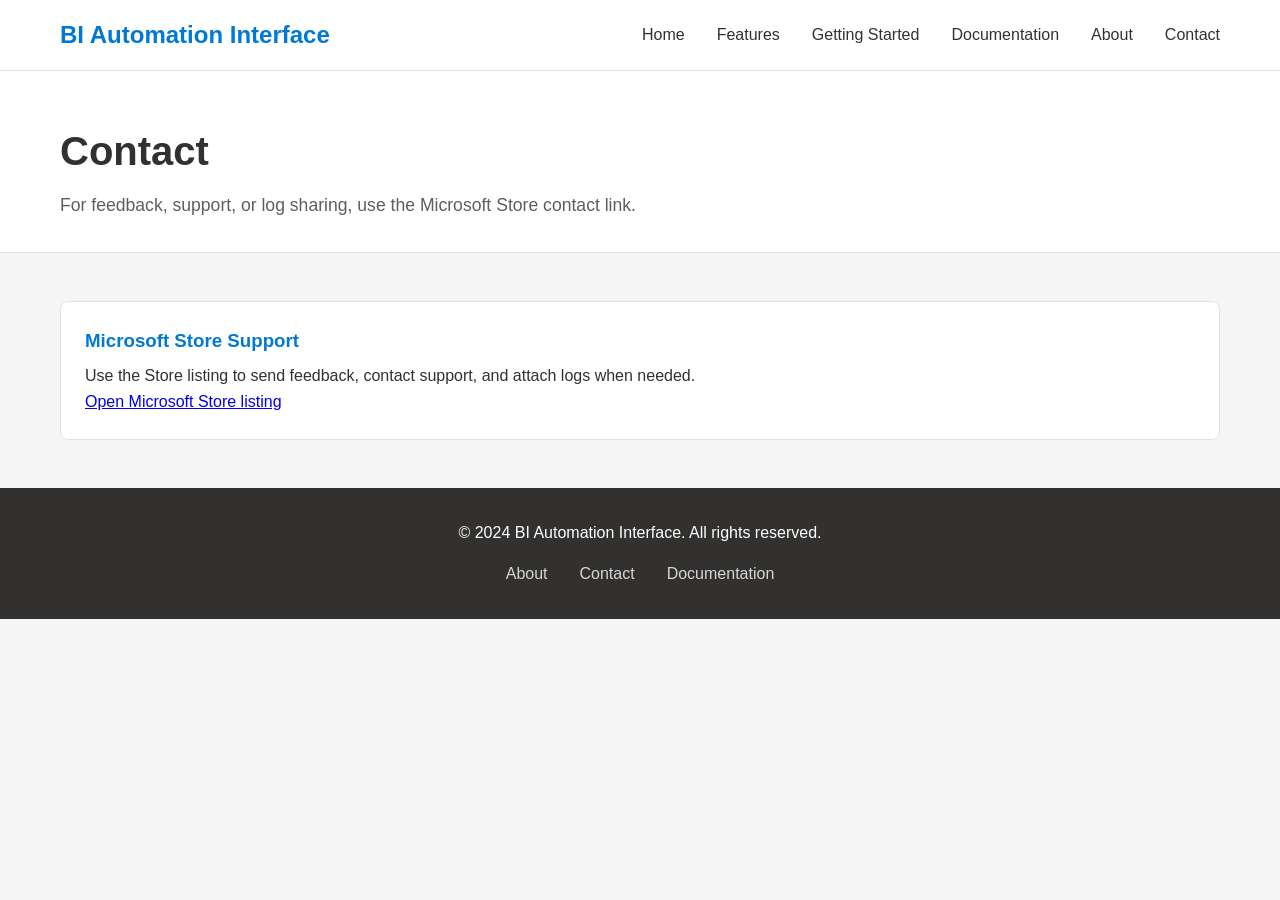
<file: website/contact.html>
<!DOCTYPE html>
<html lang="en">
<head>
    <meta charset="UTF-8">
    <meta name="viewport" content="width=device-width, initial-scale=1.0">
    <meta name="description" content="Contact and support information for BI Automation Interface.">
    <title>Contact - BI Automation Interface</title>
    <link rel="icon" href="favicon.ico" type="image/x-icon">
    <link rel="stylesheet" href="styles/main.css">
</head>
<body>
    <nav class="navbar">
        <div class="container">
            <div class="nav-brand">BI Automation Interface</div>
            <ul class="nav-menu">
                <li><a href="index.html">Home</a></li>
                <li><a href="features.html">Features</a></li>
                <li><a href="getting-started.html">Getting Started</a></li>
                <li><a href="docs.html">Documentation</a></li>
                <li><a href="about.html">About</a></li>
                <li><a href="contact.html">Contact</a></li>
            </ul>
        </div>
    </nav>

    <section class="page-hero">
        <div class="container">
            <h1>Contact</h1>
            <p>For feedback, support, or log sharing, use the Microsoft Store contact link.</p>
        </div>
    </section>

    <section class="page-section">
        <div class="container">
            <div class="content-card">
                <h3>Microsoft Store Support</h3>
                <p>Use the Store listing to send feedback, contact support, and attach logs when needed.</p>
                <p><a href="https://apps.microsoft.com/detail/9NP7JGN357HW">Open Microsoft Store listing</a></p>
            </div>
        </div>
    </section>

    <footer class="footer">
        <div class="container">
            <p>&copy; 2024 BI Automation Interface. All rights reserved.</p>
            <ul class="footer-links">
                <li><a href="about.html">About</a></li>
                <li><a href="contact.html">Contact</a></li>
                <li><a href="docs.html">Documentation</a></li>
            </ul>
        </div>
    </footer>
</body>
</html>
</file>
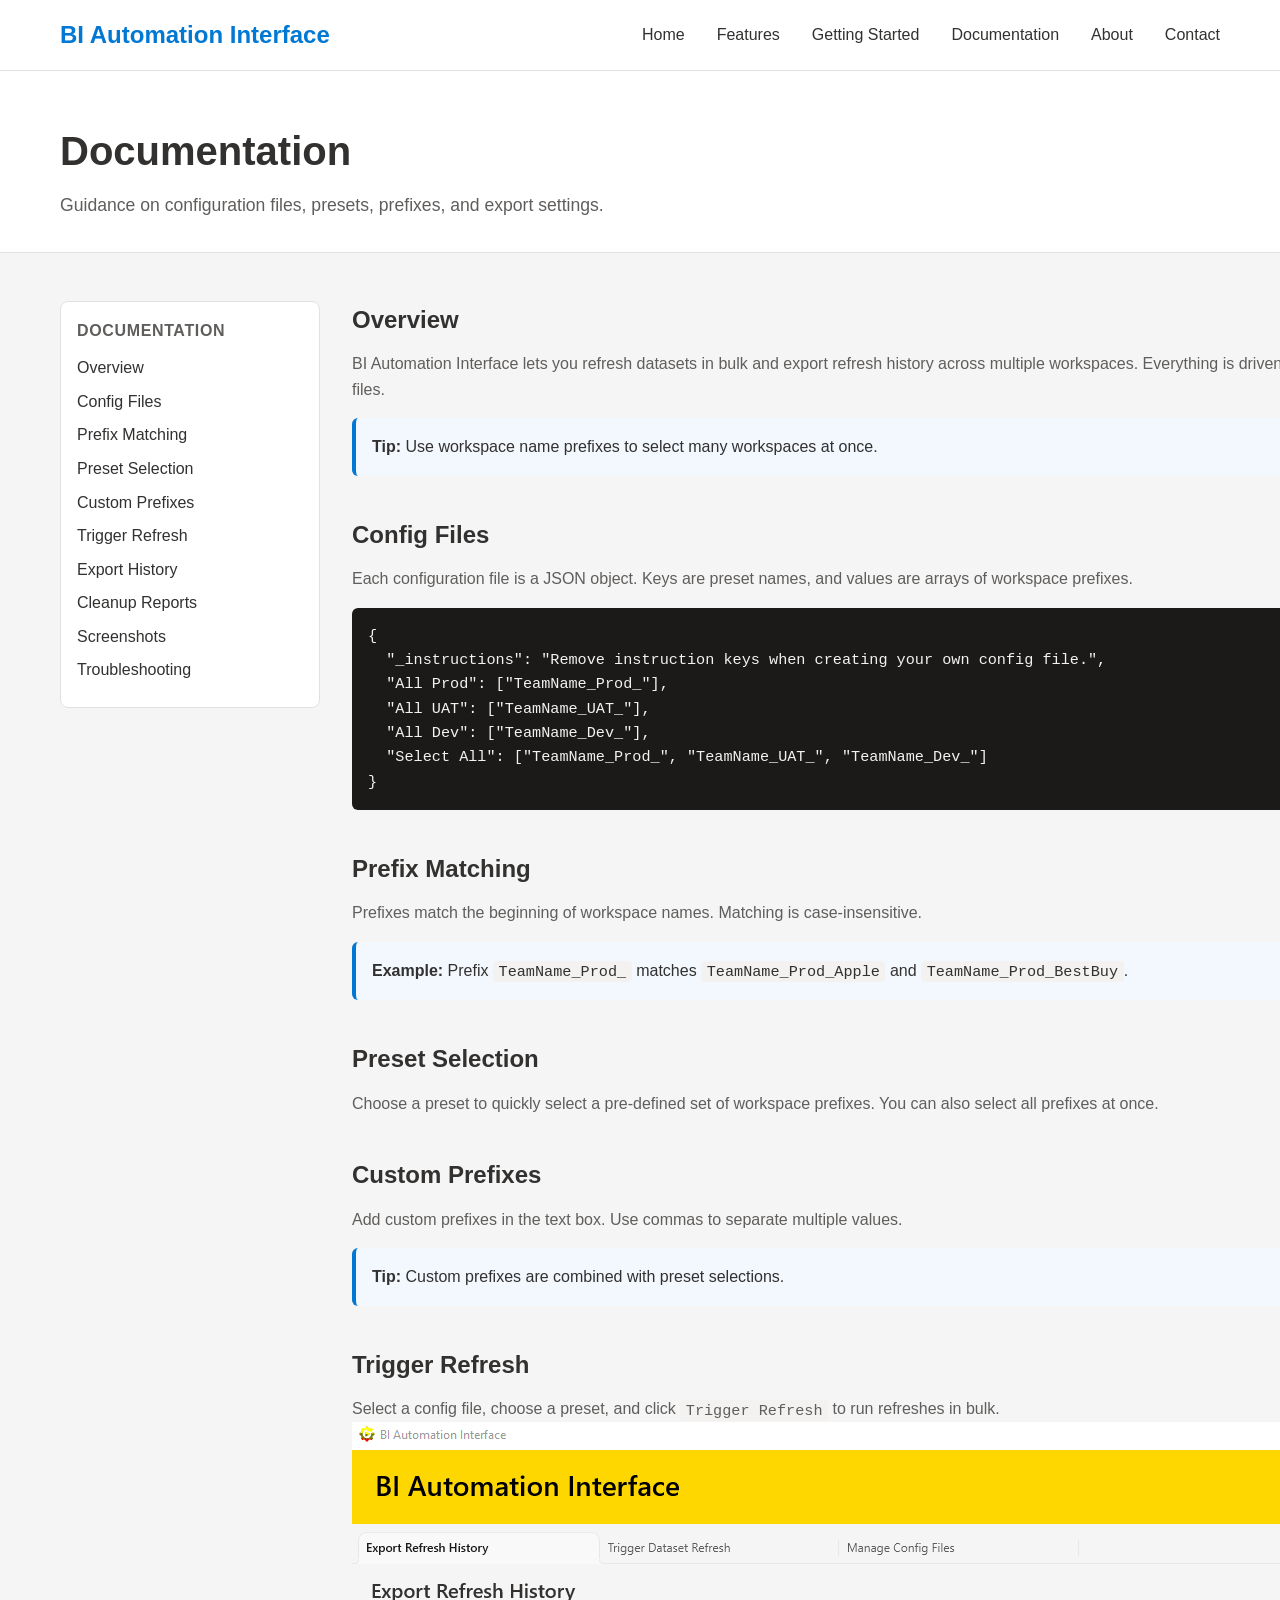
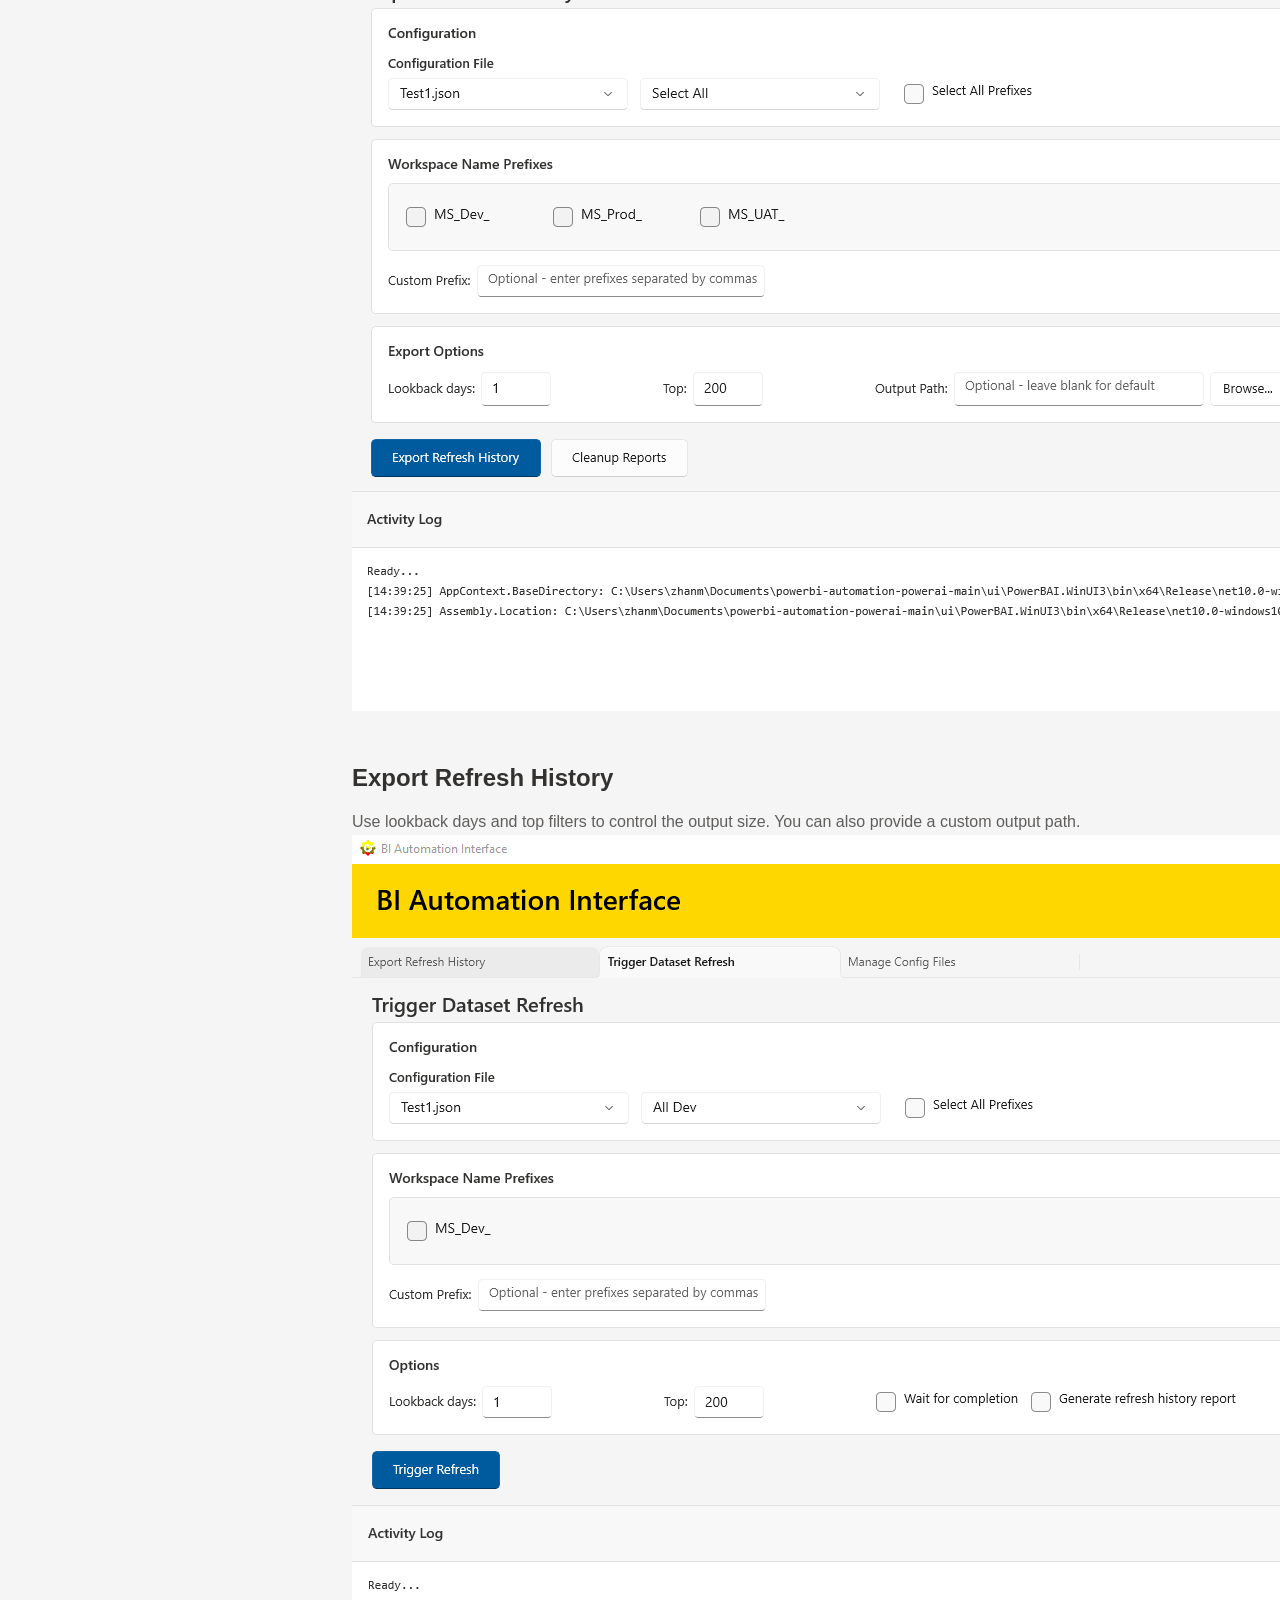
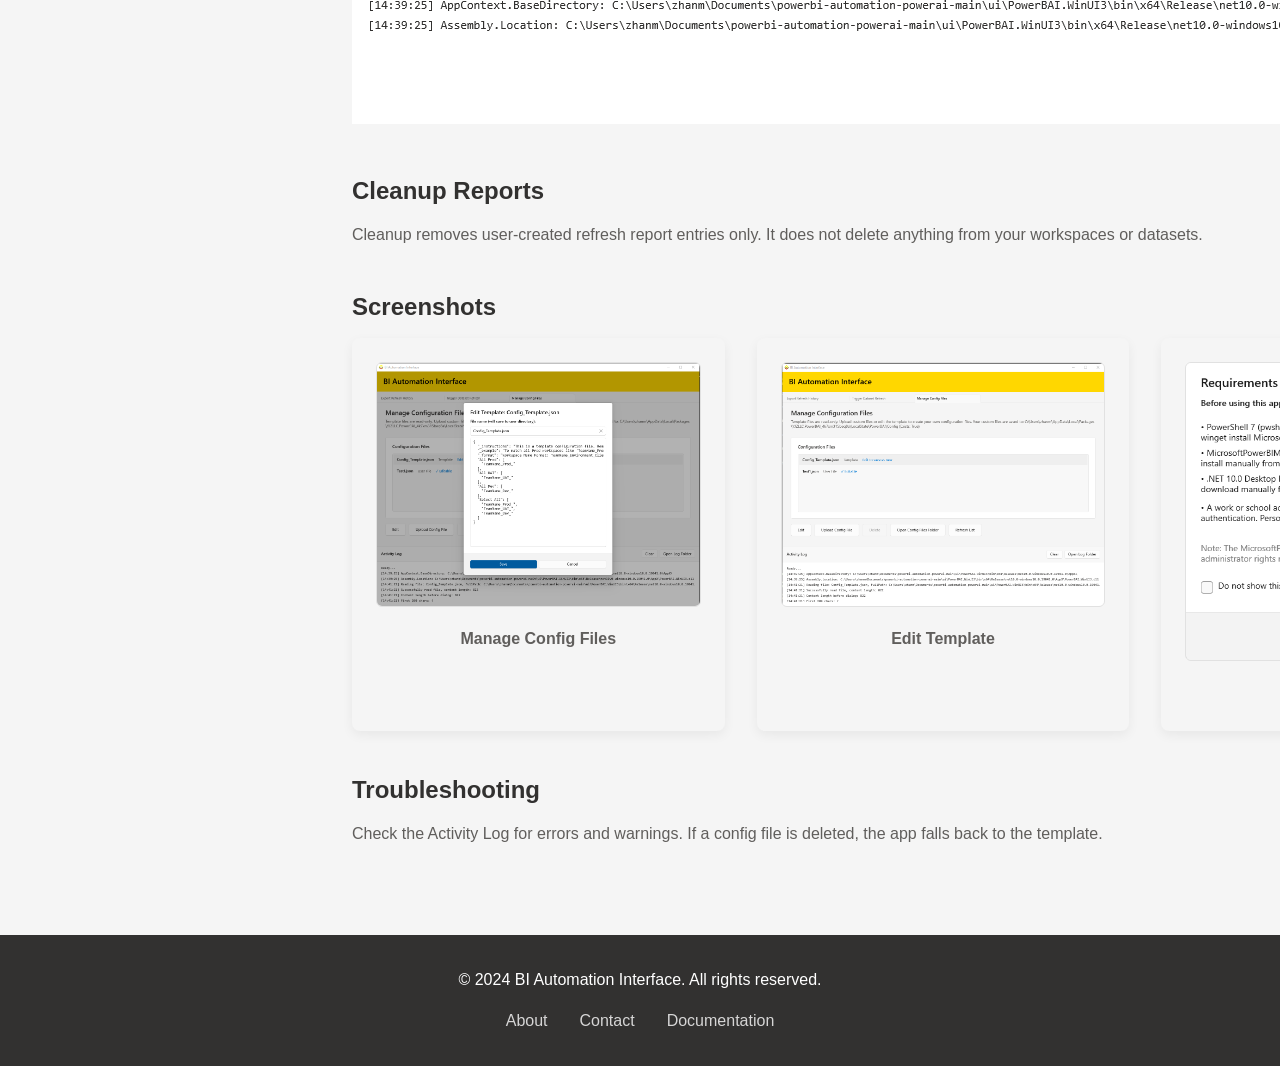
<file: website/docs.html>
<!DOCTYPE html>
<html lang="en">
<head>
    <meta charset="UTF-8">
    <meta name="viewport" content="width=device-width, initial-scale=1.0">
    <meta name="description" content="Documentation for BI Automation Interface configuration files, presets, and refresh workflows.">
    <title>Documentation - BI Automation Interface</title>
    <link rel="icon" href="favicon.ico" type="image/x-icon">
    <link rel="stylesheet" href="styles/main.css">
</head>
<body>
    <nav class="navbar">
        <div class="container">
            <div class="nav-brand">BI Automation Interface</div>
            <ul class="nav-menu">
                <li><a href="index.html">Home</a></li>
                <li><a href="features.html">Features</a></li>
                <li><a href="getting-started.html">Getting Started</a></li>
                <li><a href="docs.html">Documentation</a></li>
                <li><a href="about.html">About</a></li>
                <li><a href="contact.html">Contact</a></li>
            </ul>
        </div>
    </nav>

    <section class="page-hero">
        <div class="container">
            <h1>Documentation</h1>
            <p>Guidance on configuration files, presets, prefixes, and export settings.</p>
        </div>
    </section>

    <section class="page-section">
        <div class="container docs-layout">
            <aside class="docs-sidebar">
                <h3>Documentation</h3>
                <ul class="docs-nav">
                    <li><a href="#overview">Overview</a></li>
                    <li><a href="#config-files">Config Files</a></li>
                    <li><a href="#prefix-matching">Prefix Matching</a></li>
                    <li><a href="#preset-selection">Preset Selection</a></li>
                    <li><a href="#custom-prefixes">Custom Prefixes</a></li>
                    <li><a href="#trigger-refresh">Trigger Refresh</a></li>
                    <li><a href="#export-history">Export History</a></li>
                    <li><a href="#cleanup">Cleanup Reports</a></li>
                    <li><a href="#screenshots">Screenshots</a></li>
                    <li><a href="#troubleshooting">Troubleshooting</a></li>
                </ul>
            </aside>

            <div class="docs-content">
                <section id="overview" class="docs-section">
                    <h2>Overview</h2>
                    <p>BI Automation Interface lets you refresh datasets in bulk and export refresh history across multiple workspaces. Everything is driven by simple JSON configuration files.</p>
                    <div class="docs-callout">
                        <strong>Tip:</strong> Use workspace name prefixes to select many workspaces at once.
                    </div>
                </section>

                <section id="config-files" class="docs-section">
                    <h2>Config Files</h2>
                    <p>Each configuration file is a JSON object. Keys are preset names, and values are arrays of workspace prefixes.</p>
                    <pre><code>{
  "_instructions": "Remove instruction keys when creating your own config file.",
  "All Prod": ["TeamName_Prod_"],
  "All UAT": ["TeamName_UAT_"],
  "All Dev": ["TeamName_Dev_"],
  "Select All": ["TeamName_Prod_", "TeamName_UAT_", "TeamName_Dev_"]
}</code></pre>
                </section>

                <section id="prefix-matching" class="docs-section">
                    <h2>Prefix Matching</h2>
                    <p>Prefixes match the beginning of workspace names. Matching is case-insensitive.</p>
                    <div class="docs-callout">
                        <strong>Example:</strong> Prefix <span class="inline-code">TeamName_Prod_</span> matches <span class="inline-code">TeamName_Prod_Apple</span> and <span class="inline-code">TeamName_Prod_BestBuy</span>.
                    </div>
                </section>

                <section id="preset-selection" class="docs-section">
                    <h2>Preset Selection</h2>
                    <p>Choose a preset to quickly select a pre-defined set of workspace prefixes. You can also select all prefixes at once.</p>
                </section>

                <section id="custom-prefixes" class="docs-section">
                    <h2>Custom Prefixes</h2>
                    <p>Add custom prefixes in the text box. Use commas to separate multiple values.</p>
                    <div class="docs-callout">
                        <strong>Tip:</strong> Custom prefixes are combined with preset selections.
                    </div>
                </section>

                <section id="trigger-refresh" class="docs-section">
                    <h2>Trigger Refresh</h2>
                    <p>Select a config file, choose a preset, and click <span class="inline-code">Trigger Refresh</span> to run refreshes in bulk.</p>
                    <img src="images/screenshot-1.png" alt="Trigger Refresh page screenshot" />
                </section>

                <section id="export-history" class="docs-section">
                    <h2>Export Refresh History</h2>
                    <p>Use lookback days and top filters to control the output size. You can also provide a custom output path.</p>
                    <img src="images/screenshot-2.png" alt="Export Refresh History page screenshot" />
                </section>

                <section id="cleanup" class="docs-section">
                    <h2>Cleanup Reports</h2>
                    <p>Cleanup removes user-created refresh report entries only. It does not delete anything from your workspaces or datasets.</p>
                </section>

                <section id="screenshots" class="docs-section">
                    <h2>Screenshots</h2>
                    <div class="screenshots-grid">
                        <div class="screenshot-card">
                            <img src="images/screenshot-3.png" alt="Manage Config Files page screenshot" />
                            <p>Manage Config Files</p>
                        </div>
                        <div class="screenshot-card">
                            <img src="images/screenshot-4.png" alt="Edit Template dialog screenshot" />
                            <p>Edit Template</p>
                        </div>
                        <div class="screenshot-card">
                            <img src="images/screenshot-5.png" alt="Configuration files help dialog screenshot" />
                            <p>Config Help</p>
                        </div>
                    </div>
                </section>

                <section id="troubleshooting" class="docs-section">
                    <h2>Troubleshooting</h2>
                    <p>Check the Activity Log for errors and warnings. If a config file is deleted, the app falls back to the template.</p>
                </section>
            </div>
        </div>
    </section>

    <footer class="footer">
        <div class="container">
            <p>&copy; 2024 BI Automation Interface. All rights reserved.</p>
            <ul class="footer-links">
                <li><a href="about.html">About</a></li>
                <li><a href="contact.html">Contact</a></li>
                <li><a href="docs.html">Documentation</a></li>
            </ul>
        </div>
    </footer>
</body>
</html>
</file>
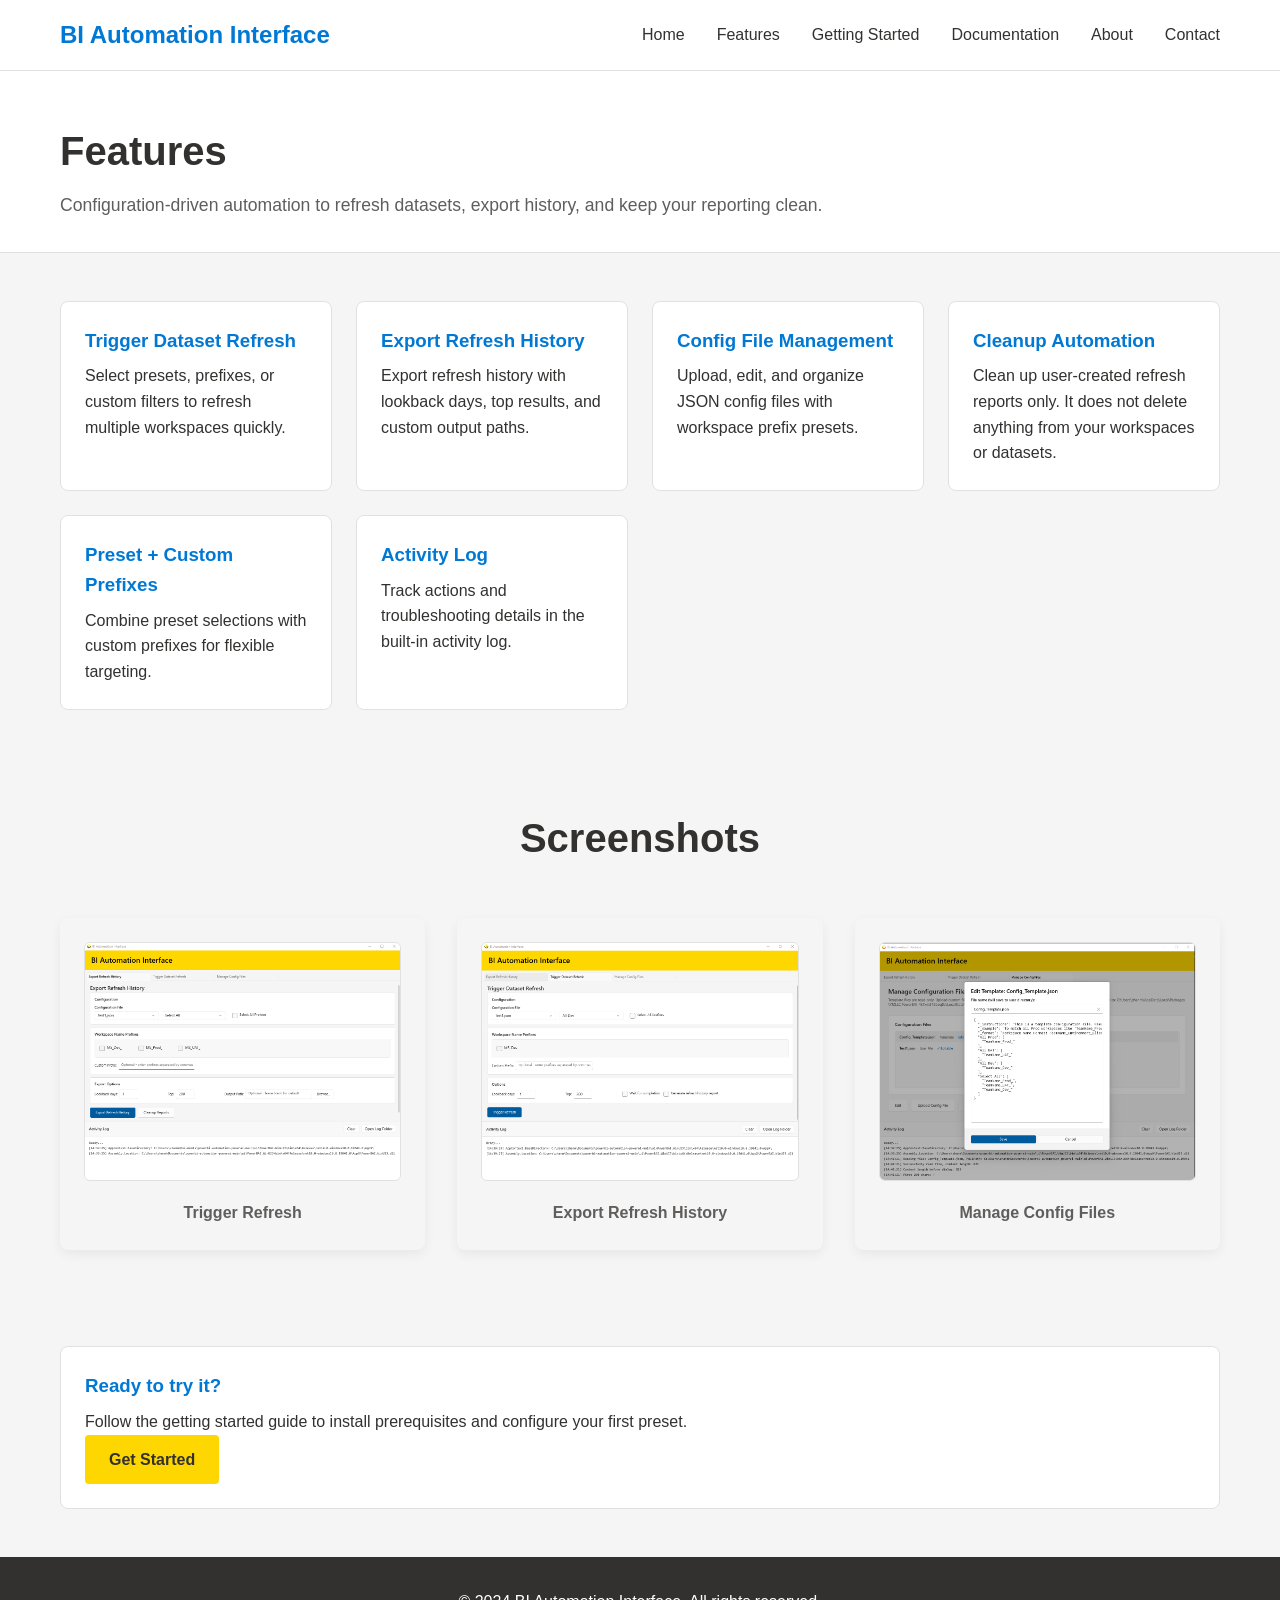
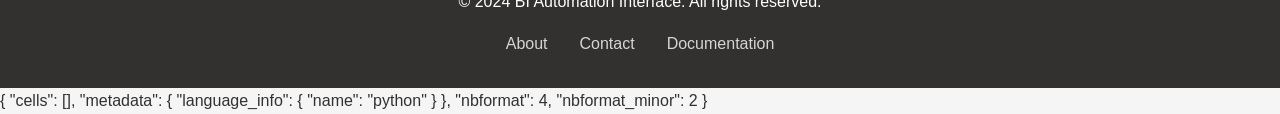
<file: website/features.html>
<!DOCTYPE html>
<html lang="en">
<head>
    <meta charset="UTF-8">
    <meta name="viewport" content="width=device-width, initial-scale=1.0">
    <meta name="description" content="Explore the BI Automation Interface features for Power BI administration and refresh automation.">
    <title>Features - BI Automation Interface</title>
    <link rel="icon" href="favicon.ico" type="image/x-icon">
    <link rel="stylesheet" href="styles/main.css">
</head>
<body>
    <nav class="navbar">
        <div class="container">
            <div class="nav-brand">BI Automation Interface</div>
            <ul class="nav-menu">
                <li><a href="index.html">Home</a></li>
                <li><a href="features.html">Features</a></li>
                <li><a href="getting-started.html">Getting Started</a></li>
                <li><a href="docs.html">Documentation</a></li>
                <li><a href="about.html">About</a></li>
                <li><a href="contact.html">Contact</a></li>
            </ul>
        </div>
    </nav>

    <section class="page-hero">
        <div class="container">
            <h1>Features</h1>
            <p>Configuration-driven automation to refresh datasets, export history, and keep your reporting clean.</p>
        </div>
    </section>

    <section class="page-section">
        <div class="container">
            <div class="content-grid">
                <div class="content-card">
                    <h3>Trigger Dataset Refresh</h3>
                    <p>Select presets, prefixes, or custom filters to refresh multiple workspaces quickly.</p>
                </div>
                <div class="content-card">
                    <h3>Export Refresh History</h3>
                    <p>Export refresh history with lookback days, top results, and custom output paths.</p>
                </div>
                <div class="content-card">
                    <h3>Config File Management</h3>
                    <p>Upload, edit, and organize JSON config files with workspace prefix presets.</p>
                </div>
                <div class="content-card">
                    <h3>Cleanup Automation</h3>
                    <p>Clean up user-created refresh reports only. It does not delete anything from your workspaces or datasets.</p>
                </div>
                <div class="content-card">
                    <h3>Preset + Custom Prefixes</h3>
                    <p>Combine preset selections with custom prefixes for flexible targeting.</p>
                </div>
                <div class="content-card">
                    <h3>Activity Log</h3>
                    <p>Track actions and troubleshooting details in the built-in activity log.</p>
                </div>
            </div>
        </div>
    </section>

    <section class="page-section">
        <div class="container">
            <h2 class="section-title">Screenshots</h2>
            <div class="screenshots-grid">
                <div class="screenshot-card">
                    <img src="images/screenshot-1.png" alt="Trigger Refresh page screenshot" />
                    <p>Trigger Refresh</p>
                </div>
                <div class="screenshot-card">
                    <img src="images/screenshot-2.png" alt="Export Refresh History page screenshot" />
                    <p>Export Refresh History</p>
                </div>
                <div class="screenshot-card">
                    <img src="images/screenshot-3.png" alt="Manage Config Files page screenshot" />
                    <p>Manage Config Files</p>
                </div>
            </div>
        </div>
    </section>

    <section class="page-section">
        <div class="container">
            <div class="content-card">
                <h3>Ready to try it?</h3>
                <p>Follow the getting started guide to install prerequisites and configure your first preset.</p>
                <a href="getting-started.html" class="btn btn-primary">Get Started</a>
            </div>
        </div>
    </section>

    <footer class="footer">
        <div class="container">
            <p>&copy; 2024 BI Automation Interface. All rights reserved.</p>
            <ul class="footer-links">
                <li><a href="about.html">About</a></li>
                <li><a href="contact.html">Contact</a></li>
                <li><a href="docs.html">Documentation</a></li>
            </ul>
        </div>
    </footer>
</body>
</html>
{
  "cells": [],
  "metadata": {
    "language_info": {
      "name": "python"
    }
  },
  "nbformat": 4,
  "nbformat_minor": 2
}
</file>
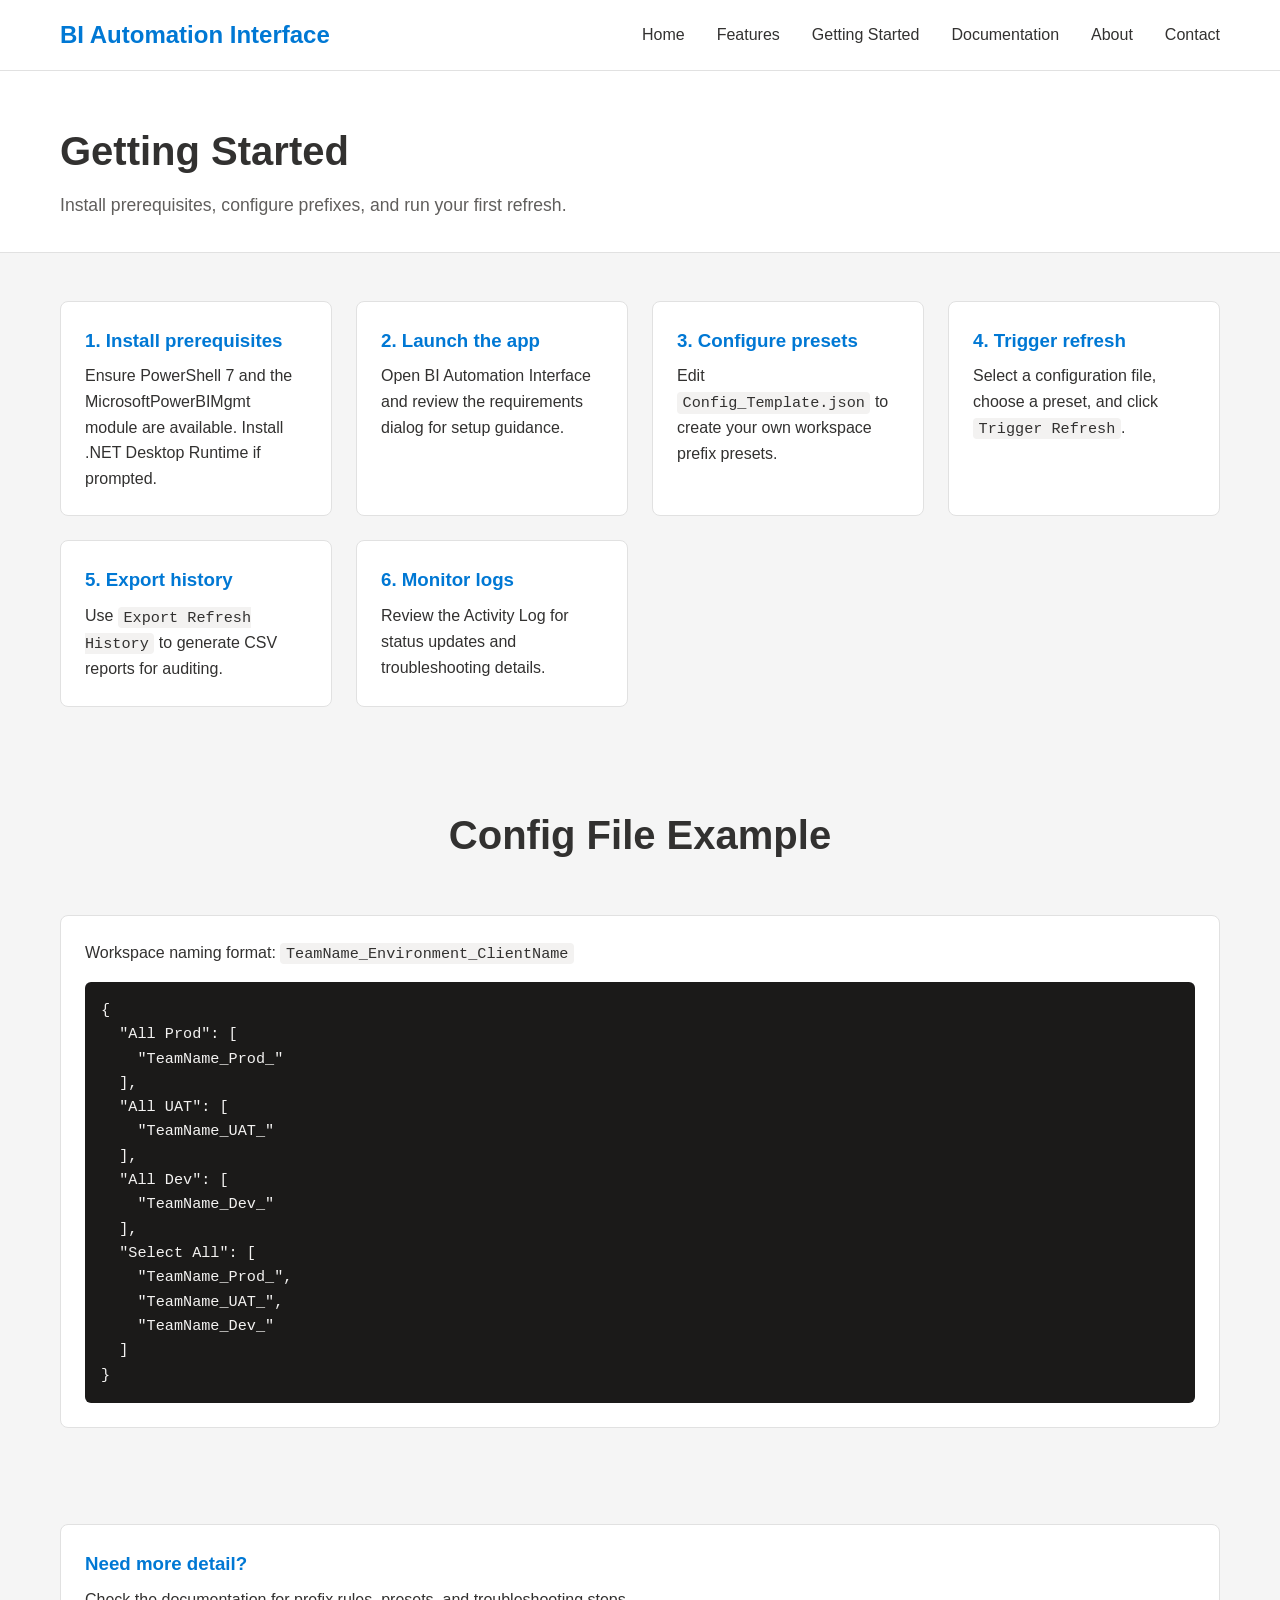
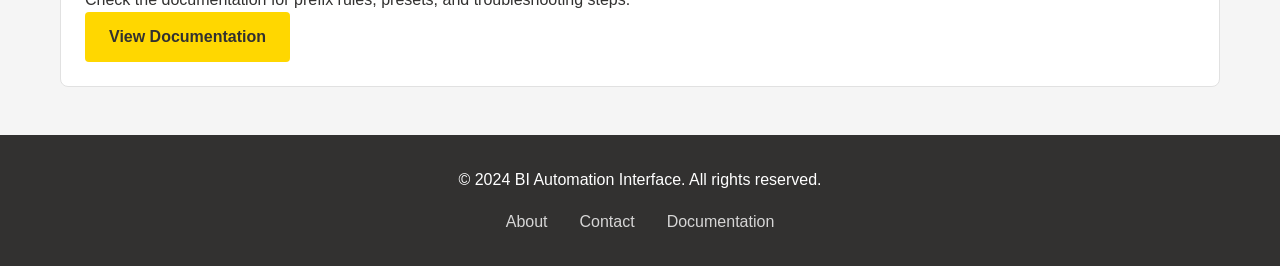
<file: website/getting-started.html>
<!DOCTYPE html>
<html lang="en">
<head>
    <meta charset="UTF-8">
    <meta name="viewport" content="width=device-width, initial-scale=1.0">
    <meta name="description" content="Get started with BI Automation Interface: prerequisites, configuration files, and first refresh.">
    <title>Getting Started - BI Automation Interface</title>
    <link rel="icon" href="favicon.ico" type="image/x-icon">
    <link rel="stylesheet" href="styles/main.css">
</head>
<body>
    <nav class="navbar">
        <div class="container">
            <div class="nav-brand">BI Automation Interface</div>
            <ul class="nav-menu">
                <li><a href="index.html">Home</a></li>
                <li><a href="features.html">Features</a></li>
                <li><a href="getting-started.html">Getting Started</a></li>
                <li><a href="docs.html">Documentation</a></li>
                <li><a href="about.html">About</a></li>
                <li><a href="contact.html">Contact</a></li>
            </ul>
        </div>
    </nav>

    <section class="page-hero">
        <div class="container">
            <h1>Getting Started</h1>
            <p>Install prerequisites, configure prefixes, and run your first refresh.</p>
        </div>
    </section>

    <section class="page-section">
        <div class="container">
            <div class="content-grid">
                <div class="content-card">
                    <h3>1. Install prerequisites</h3>
                    <p>Ensure PowerShell 7 and the MicrosoftPowerBIMgmt module are available. Install .NET Desktop Runtime if prompted.</p>
                </div>
                <div class="content-card">
                    <h3>2. Launch the app</h3>
                    <p>Open BI Automation Interface and review the requirements dialog for setup guidance.</p>
                </div>
                <div class="content-card">
                    <h3>3. Configure presets</h3>
                    <p>Edit <span class="inline-code">Config_Template.json</span> to create your own workspace prefix presets.</p>
                </div>
                <div class="content-card">
                    <h3>4. Trigger refresh</h3>
                    <p>Select a configuration file, choose a preset, and click <span class="inline-code">Trigger Refresh</span>.</p>
                </div>
                <div class="content-card">
                    <h3>5. Export history</h3>
                    <p>Use <span class="inline-code">Export Refresh History</span> to generate CSV reports for auditing.</p>
                </div>
                <div class="content-card">
                    <h3>6. Monitor logs</h3>
                    <p>Review the Activity Log for status updates and troubleshooting details.</p>
                </div>
            </div>
        </div>
    </section>

    <section class="page-section">
        <div class="container">
            <h2 class="section-title">Config File Example</h2>
            <div class="content-card">
                <p>Workspace naming format: <span class="inline-code">TeamName_Environment_ClientName</span></p>
                <pre><code>{
  "All Prod": [
    "TeamName_Prod_"
  ],
  "All UAT": [
    "TeamName_UAT_"
  ],
  "All Dev": [
    "TeamName_Dev_"
  ],
  "Select All": [
    "TeamName_Prod_",
    "TeamName_UAT_",
    "TeamName_Dev_"
  ]
}</code></pre>
            </div>
        </div>
    </section>

    <section class="page-section">
        <div class="container">
            <div class="content-card">
                <h3>Need more detail?</h3>
                <p>Check the documentation for prefix rules, presets, and troubleshooting steps.</p>
                <a href="docs.html" class="btn btn-primary">View Documentation</a>
            </div>
        </div>
    </section>

    <footer class="footer">
        <div class="container">
            <p>&copy; 2024 BI Automation Interface. All rights reserved.</p>
            <ul class="footer-links">
                <li><a href="about.html">About</a></li>
                <li><a href="contact.html">Contact</a></li>
                <li><a href="docs.html">Documentation</a></li>
            </ul>
        </div>
    </footer>
</body>
</html>
</file>
<file: website/styles/main.css>
/* Reset and Base Styles */
* {
    margin: 0;
    padding: 0;
    box-sizing: border-box;
}

:root {
    --primary-color: #0078D4; /* Power BI Blue */
    --accent-color: #FFD700; /* Golden Yellow */
    --text-dark: #323130;
    --text-light: #605E5C;
    --bg-light: #F5F5F5;
    --bg-white: #FFFFFF;
    --border-color: #E1E1E1;
}

body {
    font-family: 'Segoe UI', -apple-system, BlinkMacSystemFont, 'Roboto', 'Oxygen', 'Ubuntu', sans-serif;
    color: var(--text-dark);
    line-height: 1.6;
    background-color: var(--bg-light);
}

.container {
    max-width: 1200px;
    margin: 0 auto;
    padding: 0 20px;
}

/* Navigation */
.navbar {
    background-color: var(--bg-white);
    border-bottom: 1px solid var(--border-color);
    padding: 1rem 0;
    position: sticky;
    top: 0;
    z-index: 100;
}

.navbar .container {
    display: flex;
    justify-content: space-between;
    align-items: center;
}

.nav-brand {
    font-size: 1.5rem;
    font-weight: 600;
    color: var(--primary-color);
}

.nav-menu {
    display: flex;
    list-style: none;
    gap: 2rem;
}

.nav-menu a {
    text-decoration: none;
    color: var(--text-dark);
    font-weight: 500;
    transition: color 0.3s;
}

.nav-menu a:hover {
    color: var(--primary-color);
}

/* Hero Section */
.hero {
    background: linear-gradient(135deg, var(--primary-color) 0%, #005A9E 100%);
    color: white;
    padding: 4rem 0;
    min-height: 500px;
    display: flex;
    align-items: center;
}

.hero .container {
    display: grid;
    grid-template-columns: 1fr 1fr;
    gap: 3rem;
    align-items: center;
}

.hero-title {
    font-size: 3rem;
    font-weight: 700;
    margin-bottom: 1rem;
    line-height: 1.2;
}

.hero-subtitle {
    font-size: 1.25rem;
    margin-bottom: 2rem;
    opacity: 0.95;
}

.hero-cta {
    display: flex;
    gap: 1rem;
    flex-wrap: wrap;
}

.hero-image img {
    width: 100%;
    border-radius: 8px;
    box-shadow: 0 10px 30px rgba(0, 0, 0, 0.3);
}

/* Page Hero */
.page-hero {
    background-color: var(--bg-white);
    padding: 3rem 0 2rem;
    border-bottom: 1px solid var(--border-color);
}

.page-hero h1 {
    font-size: 2.5rem;
    margin-bottom: 0.5rem;
}

.page-hero p {
    color: var(--text-light);
    font-size: 1.1rem;
}

/* Page Sections */
.page-section {
    padding: 3rem 0;
}

.content-grid {
    display: grid;
    grid-template-columns: repeat(auto-fit, minmax(260px, 1fr));
    gap: 1.5rem;
}

.content-card {
    background-color: var(--bg-white);
    border: 1px solid var(--border-color);
    border-radius: 8px;
    padding: 1.5rem;
}

.content-card h3 {
    color: var(--primary-color);
    margin-bottom: 0.5rem;
}

.inline-code {
    font-family: Consolas, 'Courier New', monospace;
    background-color: #F3F2F1;
    padding: 0.1rem 0.35rem;
    border-radius: 4px;
    font-size: 0.95rem;
}

/* Docs Layout */
.docs-layout {
    display: grid;
    grid-template-columns: 260px 1fr;
    gap: 2rem;
    align-items: start;
}

.docs-sidebar {
    position: sticky;
    top: 90px;
    background-color: var(--bg-white);
    border: 1px solid var(--border-color);
    border-radius: 8px;
    padding: 1rem;
}

.docs-sidebar h3 {
    font-size: 1rem;
    color: var(--text-light);
    text-transform: uppercase;
    letter-spacing: 0.04em;
    margin-bottom: 0.75rem;
}

.docs-nav {
    list-style: none;
    padding-left: 0;
}

.docs-nav li {
    margin-bottom: 0.5rem;
}

.docs-nav a {
    color: var(--text-dark);
    text-decoration: none;
    font-weight: 500;
}

.docs-nav a:hover {
    color: var(--primary-color);
}

.docs-section {
    margin-bottom: 2.5rem;
}

.docs-section h2 {
    margin-bottom: 0.75rem;
}

.docs-section p {
    color: var(--text-light);
}

.docs-callout {
    background-color: #F3F8FE;
    border-left: 4px solid var(--primary-color);
    padding: 1rem;
    border-radius: 6px;
    margin-top: 1rem;
}

@media (max-width: 960px) {
    .docs-layout {
        grid-template-columns: 1fr;
    }

    .docs-sidebar {
        position: static;
    }
}

pre {
    background-color: #1B1A19;
    color: #F3F2F1;
    padding: 1rem;
    border-radius: 6px;
    overflow-x: auto;
    margin-top: 1rem;
}

pre code {
    font-family: Consolas, 'Courier New', monospace;
    font-size: 0.95rem;
}

/* Buttons */
.btn {
    display: inline-block;
    padding: 0.75rem 1.5rem;
    border-radius: 4px;
    text-decoration: none;
    font-weight: 600;
    transition: all 0.3s;
    border: none;
    cursor: pointer;
}

.btn-primary {
    background-color: var(--accent-color);
    color: var(--text-dark);
}

.btn-primary:hover {
    background-color: #FFC700;
    transform: translateY(-2px);
    box-shadow: 0 4px 12px rgba(255, 215, 0, 0.4);
}

.btn-secondary {
    background-color: transparent;
    color: white;
    border: 2px solid white;
}

.btn-secondary:hover {
    background-color: rgba(255, 255, 255, 0.1);
}

.btn-large {
    padding: 1rem 2rem;
    font-size: 1.1rem;
}

/* Features Section */
.features {
    padding: 4rem 0;
    background-color: var(--bg-white);
}

.section-title {
    font-size: 2.5rem;
    text-align: center;
    margin-bottom: 3rem;
    color: var(--text-dark);
}

.features-grid {
    display: grid;
    grid-template-columns: repeat(auto-fit, minmax(250px, 1fr));
    gap: 2rem;
}

.feature-card {
    background-color: var(--bg-light);
    padding: 2rem;
    border-radius: 8px;
    text-align: center;
    transition: transform 0.3s, box-shadow 0.3s;
}

.feature-card:hover {
    transform: translateY(-5px);
    box-shadow: 0 8px 20px rgba(0, 0, 0, 0.1);
}

.feature-icon {
    font-size: 3rem;
    margin-bottom: 1rem;
}

.feature-card h3 {
    font-size: 1.5rem;
    margin-bottom: 1rem;
    color: var(--primary-color);
}

.feature-card p {
    color: var(--text-light);
}

/* Benefits Section */
.benefits {
    padding: 4rem 0;
    background-color: var(--bg-light);
}

.benefits-list {
    display: grid;
    grid-template-columns: repeat(auto-fit, minmax(250px, 1fr));
    gap: 2rem;
}

.benefit-item {
    background-color: var(--bg-white);
    padding: 1.5rem;
    border-radius: 8px;
    border-left: 4px solid var(--primary-color);
}

.benefit-item strong {
    display: block;
    font-size: 1.2rem;
    margin-bottom: 0.5rem;
    color: var(--primary-color);
}

.benefit-item p {
    color: var(--text-light);
}

/* Screenshots Section */
.screenshots {
    padding: 4rem 0;
    background-color: var(--bg-white);
}

.screenshots-grid {
    display: grid;
    grid-template-columns: repeat(auto-fit, minmax(280px, 1fr));
    gap: 2rem;
}

.screenshot-card {
    background-color: var(--bg-light);
    padding: 1.5rem;
    border-radius: 8px;
    text-align: center;
    box-shadow: 0 4px 12px rgba(0, 0, 0, 0.06);
}

.screenshot-card img {
    width: 100%;
    border-radius: 6px;
    border: 1px solid var(--border-color);
    background-color: #FFFFFF;
}

.screenshot-card p {
    margin-top: 0.75rem;
    color: var(--text-light);
    font-weight: 600;
}

/* CTA Section */
.cta {
    padding: 4rem 0;
    background: linear-gradient(135deg, var(--primary-color) 0%, #005A9E 100%);
    color: white;
    text-align: center;
}

.cta h2 {
    font-size: 2.5rem;
    margin-bottom: 1rem;
}

.cta p {
    font-size: 1.25rem;
    margin-bottom: 2rem;
    opacity: 0.95;
}

/* Footer */
.footer {
    background-color: var(--text-dark);
    color: white;
    padding: 2rem 0;
    text-align: center;
}

.footer-links {
    display: flex;
    justify-content: center;
    list-style: none;
    gap: 2rem;
    margin-top: 1rem;
}

.footer-links a {
    color: white;
    text-decoration: none;
    opacity: 0.8;
    transition: opacity 0.3s;
}

.footer-links a:hover {
    opacity: 1;
}

/* Responsive Design */
@media (max-width: 768px) {
    .hero .container {
        grid-template-columns: 1fr;
    }
    
    .hero-title {
        font-size: 2rem;
    }
    
    .nav-menu {
        flex-direction: column;
        gap: 1rem;
    }
    
    .features-grid,
    .benefits-list {
        grid-template-columns: 1fr;
    }
}
</file>
<file: docs/styles/main.css>
/* Reset and Base Styles */
* {
    margin: 0;
    padding: 0;
    box-sizing: border-box;
}

:root {
    --primary-color: #0078D4; /* Power BI Blue */
    --accent-color: #FFD700; /* Golden Yellow */
    --text-dark: #323130;
    --text-light: #605E5C;
    --bg-light: #F5F5F5;
    --bg-white: #FFFFFF;
    --border-color: #E1E1E1;
}

body {
    font-family: 'Segoe UI', -apple-system, BlinkMacSystemFont, 'Roboto', 'Oxygen', 'Ubuntu', sans-serif;
    color: var(--text-dark);
    line-height: 1.6;
    background-color: var(--bg-light);
}

.container {
    max-width: 1200px;
    margin: 0 auto;
    padding: 0 20px;
}

/* Promotional Banner */
.promo-banner {
    background: linear-gradient(135deg, #B22234 0%, #3C3B6E 50%, #B22234 100%);
    color: white;
    text-align: center;
    padding: 1rem 0;
    position: relative;
    overflow: hidden;
    z-index: 101;
}

.promo-banner::before {
    content: "🇺🇸";
    position: absolute;
    left: 2rem;
    font-size: 2rem;
    animation: pulse 2s infinite;
}

.promo-banner::after {
    content: "🇺🇸";
    position: absolute;
    right: 2rem;
    font-size: 2rem;
    animation: pulse 2s infinite;
}

@keyframes pulse {
    0%, 100% {
        transform: scale(1);
    }
    50% {
        transform: scale(1.1);
    }
}

.promo-banner .container {
    position: relative;
    z-index: 1;
}

.promo-banner-content {
    font-weight: 600;
    font-size: 1.1rem;
    line-height: 1.4;
}

.promo-banner-highlight {
    display: inline-block;
    background-color: #FFD700;
    color: #3C3B6E;
    padding: 0.25rem 0.75rem;
    border-radius: 4px;
    font-weight: 700;
    font-size: 1.3rem;
    margin: 0 0.5rem;
    animation: glow 2s infinite alternate;
}

@keyframes glow {
    from {
        box-shadow: 0 0 10px rgba(255, 215, 0, 0.5);
    }
    to {
        box-shadow: 0 0 20px rgba(255, 215, 0, 0.9);
    }
}

.promo-banner-subtext {
    font-size: 0.9rem;
    opacity: 0.95;
    margin-top: 0.25rem;
}

@media (max-width: 768px) {
    .promo-banner::before,
    .promo-banner::after {
        display: none;
    }
    
    .promo-banner-content {
        font-size: 1rem;
    }
    
    .promo-banner-highlight {
        font-size: 1.1rem;
        display: block;
        margin: 0.25rem 0;
    }
}

/* Navigation */
.navbar {
    background-color: var(--bg-white);
    border-bottom: 1px solid var(--border-color);
    padding: 1rem 0;
    position: sticky;
    top: 0;
    z-index: 100;
}

.navbar .container {
    display: flex;
    justify-content: space-between;
    align-items: center;
}

.nav-brand {
    font-size: 1.5rem;
    font-weight: 600;
    color: var(--primary-color);
}

.nav-menu {
    display: flex;
    list-style: none;
    gap: 2rem;
}

.nav-menu a {
    text-decoration: none;
    color: var(--text-dark);
    font-weight: 500;
    transition: color 0.3s;
}

.nav-menu a:hover {
    color: var(--primary-color);
}

/* Hero Section */
.hero {
    background: linear-gradient(135deg, var(--primary-color) 0%, #005A9E 100%);
    color: white;
    padding: 4rem 0;
    min-height: 500px;
    display: flex;
    align-items: center;
}

.hero .container {
    display: grid;
    grid-template-columns: 1fr 1fr;
    gap: 3rem;
    align-items: center;
}

.hero-title {
    font-size: 3rem;
    font-weight: 700;
    margin-bottom: 1rem;
    line-height: 1.2;
}

.hero-subtitle {
    font-size: 1.25rem;
    margin-bottom: 1rem;
    opacity: 0.95;
}

.hero-questions-intro {
    font-size: 1rem;
    font-weight: 600;
    margin-bottom: 0.5rem;
    opacity: 0.95;
}

.hero-questions {
    list-style: none;
    padding: 0;
    margin: 0 0 1.5rem 0;
    font-size: 1rem;
    opacity: 0.95;
}

.hero-questions li {
    padding: 0.2rem 0;
    padding-left: 1.25rem;
    position: relative;
}

.hero-questions li::before {
    content: "•";
    position: absolute;
    left: 0;
}

.hero-cta {
    display: flex;
    gap: 1rem;
    flex-wrap: wrap;
}

.hero-image img {
    width: 100%;
    border-radius: 8px;
    box-shadow: 0 10px 30px rgba(0, 0, 0, 0.3);
}

/* Page Hero */
.page-hero {
    background-color: var(--bg-white);
    padding: 3rem 0 2rem;
    border-bottom: 1px solid var(--border-color);
}

.page-hero h1 {
    font-size: 2.5rem;
    margin-bottom: 0.5rem;
}

.page-hero p {
    color: var(--text-light);
    font-size: 1.1rem;
}

/* Page Sections */
.page-section {
    padding: 3rem 0;
}

.content-grid {
    display: grid;
    grid-template-columns: repeat(auto-fit, minmax(260px, 1fr));
    gap: 1.5rem;
}

.content-card {
    background-color: var(--bg-white);
    border: 1px solid var(--border-color);
    border-radius: 8px;
    padding: 1.5rem;
}

.content-card h3 {
    color: var(--primary-color);
    margin-bottom: 0.5rem;
}

.inline-code {
    font-family: Consolas, 'Courier New', monospace;
    background-color: #F3F2F1;
    padding: 0.1rem 0.35rem;
    border-radius: 4px;
    font-size: 0.95rem;
}

/* Docs Layout */
.docs-layout {
    display: grid;
    grid-template-columns: 260px 1fr;
    gap: 2rem;
    align-items: start;
}

.docs-sidebar {
    position: sticky;
    top: 90px;
    background-color: var(--bg-white);
    border: 1px solid var(--border-color);
    border-radius: 8px;
    padding: 1rem;
}

.docs-sidebar h3 {
    font-size: 1rem;
    color: var(--text-light);
    text-transform: uppercase;
    letter-spacing: 0.04em;
    margin-bottom: 0.75rem;
}

.docs-nav {
    list-style: none;
    padding-left: 0;
}

.docs-nav li {
    margin-bottom: 0.5rem;
}

.docs-nav a {
    color: var(--text-dark);
    text-decoration: none;
    font-weight: 500;
}

.docs-nav a:hover {
    color: var(--primary-color);
}

.docs-section {
    margin-bottom: 2.5rem;
}

.docs-section h2 {
    margin-bottom: 0.75rem;
}

.docs-section p {
    color: var(--text-light);
}

.docs-callout {
    background-color: #F3F8FE;
    border-left: 4px solid var(--primary-color);
    padding: 1rem;
    border-radius: 6px;
    margin-top: 1rem;
}

@media (max-width: 960px) {
    .docs-layout {
        grid-template-columns: 1fr;
    }

    .docs-sidebar {
        position: static;
    }
}

pre {
    background-color: #1B1A19;
    color: #F3F2F1;
    padding: 1rem;
    border-radius: 6px;
    overflow-x: auto;
    margin-top: 1rem;
}

pre code {
    font-family: Consolas, 'Courier New', monospace;
    font-size: 0.95rem;
}

/* Buttons */
.btn {
    display: inline-block;
    padding: 0.75rem 1.5rem;
    border-radius: 4px;
    text-decoration: none;
    font-weight: 600;
    transition: all 0.3s;
    border: none;
    cursor: pointer;
}

.btn-primary {
    background-color: var(--accent-color);
    color: var(--text-dark);
}

.btn-primary:hover {
    background-color: #FFC700;
    transform: translateY(-2px);
    box-shadow: 0 4px 12px rgba(255, 215, 0, 0.4);
}

.btn-secondary {
    background-color: transparent;
    color: white;
    border: 2px solid white;
}

.btn-secondary:hover {
    background-color: rgba(255, 255, 255, 0.1);
}

.btn-large {
    padding: 1rem 2rem;
    font-size: 1.1rem;
}

/* Features Section */
.features {
    padding: 4rem 0;
    background-color: var(--bg-white);
}

.section-title {
    font-size: 2.5rem;
    text-align: center;
    margin-bottom: 3rem;
    color: var(--text-dark);
}

/* Video section (YouTube embed) */
.video-section .section-title {
    margin-bottom: 0.5rem;
}

.video-intro {
    text-align: center;
    color: var(--text-light);
    margin-bottom: 1.5rem;
}

.video-wrapper {
    position: relative;
    width: 100%;
    max-width: 720px;
    margin: 0 auto 1rem;
    padding-bottom: 56.25%; /* 16:9 */
    height: 0;
    overflow: hidden;
}

.video-wrapper iframe {
    position: absolute;
    top: 0;
    left: 0;
    width: 100%;
    height: 100%;
    border: 0;
    border-radius: 8px;
}

.video-link {
    text-align: center;
    font-size: 0.95rem;
}

.video-link a {
    color: var(--primary-color);
    text-decoration: none;
}

.video-link a:hover {
    text-decoration: underline;
}

.video-fallback {
    max-width: 720px;
    margin: 0 auto 1rem;
}

.video-thumb-link {
    display: block;
    position: relative;
    border-radius: 8px;
    overflow: hidden;
    text-decoration: none;
    color: inherit;
}

.video-thumb-link img {
    width: 100%;
    height: auto;
    vertical-align: middle;
}

.video-play-label {
    display: block;
    text-align: center;
    padding: 0.75rem;
    background: var(--bg-light);
    font-weight: 600;
    color: var(--primary-color);
}

.video-thumb-link:hover .video-play-label {
    text-decoration: underline;
}

.features-grid {
    display: grid;
    grid-template-columns: repeat(auto-fit, minmax(250px, 1fr));
    gap: 2rem;
}

.feature-card {
    background-color: var(--bg-light);
    padding: 2rem;
    border-radius: 8px;
    text-align: center;
    transition: transform 0.3s, box-shadow 0.3s;
}

.feature-card:hover {
    transform: translateY(-5px);
    box-shadow: 0 8px 20px rgba(0, 0, 0, 0.1);
}

.feature-icon {
    font-size: 3rem;
    margin-bottom: 1rem;
}

.feature-card h3 {
    font-size: 1.5rem;
    margin-bottom: 1rem;
    color: var(--primary-color);
}

.feature-card p {
    color: var(--text-light);
}

/* Benefits Section */
.benefits {
    padding: 4rem 0;
    background-color: var(--bg-light);
}

.benefits-list {
    display: grid;
    grid-template-columns: repeat(auto-fit, minmax(250px, 1fr));
    gap: 2rem;
}

.benefit-item {
    background-color: var(--bg-white);
    padding: 1.5rem;
    border-radius: 8px;
    border-left: 4px solid var(--primary-color);
}

.benefit-item strong {
    display: block;
    font-size: 1.2rem;
    margin-bottom: 0.5rem;
    color: var(--primary-color);
}

.benefit-item p {
    color: var(--text-light);
}

/* Screenshots Section */
.screenshots {
    padding: 4rem 0;
    background-color: var(--bg-white);
}

.screenshots-grid {
    display: grid;
    grid-template-columns: repeat(auto-fit, minmax(280px, 1fr));
    gap: 2rem;
}

.screenshot-card {
    background-color: var(--bg-light);
    padding: 1.5rem;
    border-radius: 8px;
    text-align: center;
    box-shadow: 0 4px 12px rgba(0, 0, 0, 0.06);
}

.screenshot-card img {
    width: 100%;
    border-radius: 6px;
    border: 1px solid var(--border-color);
    background-color: #FFFFFF;
}

.lightbox-image {
    cursor: zoom-in;
}

.screenshot-card p {
    margin-top: 0.75rem;
    color: var(--text-light);
    font-weight: 600;
}

/* Lightbox */
.lightbox-overlay {
    position: fixed;
    inset: 0;
    display: none;
    align-items: center;
    justify-content: center;
    background: rgba(0, 0, 0, 0.8);
    padding: 2rem;
    z-index: 1000;
}

.lightbox-overlay.open {
    display: flex;
}

.lightbox-content {
    max-width: 95vw;
    max-height: 90vh;
    border-radius: 8px;
    border: 1px solid var(--border-color);
    background-color: #FFFFFF;
    box-shadow: 0 12px 30px rgba(0, 0, 0, 0.4);
}

.lightbox-close {
    position: absolute;
    top: 1.5rem;
    right: 1.5rem;
    width: 40px;
    height: 40px;
    border: none;
    border-radius: 999px;
    background: rgba(255, 255, 255, 0.9);
    color: #1b1b1b;
    font-size: 24px;
    cursor: pointer;
}

.lightbox-close:hover {
    background: #FFFFFF;
}

.lightbox-open {
    overflow: hidden;
}

/* CTA Section */
.cta {
    padding: 4rem 0;
    background: linear-gradient(135deg, var(--primary-color) 0%, #005A9E 100%);
    color: white;
    text-align: center;
}

.cta h2 {
    font-size: 2.5rem;
    margin-bottom: 1rem;
}

.cta p {
    font-size: 1.25rem;
    margin-bottom: 2rem;
    opacity: 0.95;
}

/* Footer */
.footer {
    background-color: var(--text-dark);
    color: white;
    padding: 2rem 0;
    text-align: center;
}

.footer-links {
    display: flex;
    justify-content: center;
    list-style: none;
    gap: 2rem;
    margin-top: 1rem;
}

.footer-links a {
    color: white;
    text-decoration: none;
    opacity: 0.8;
    transition: opacity 0.3s;
}

.footer-links a:hover {
    opacity: 1;
}

/* Responsive Design */
@media (max-width: 768px) {
    .hero .container {
        grid-template-columns: 1fr;
    }
    
    .hero-title {
        font-size: 2rem;
    }
    
    .nav-menu {
        flex-direction: column;
        gap: 1rem;
    }
    
    .features-grid,
    .benefits-list {
        grid-template-columns: 1fr;
    }
}
</file>
